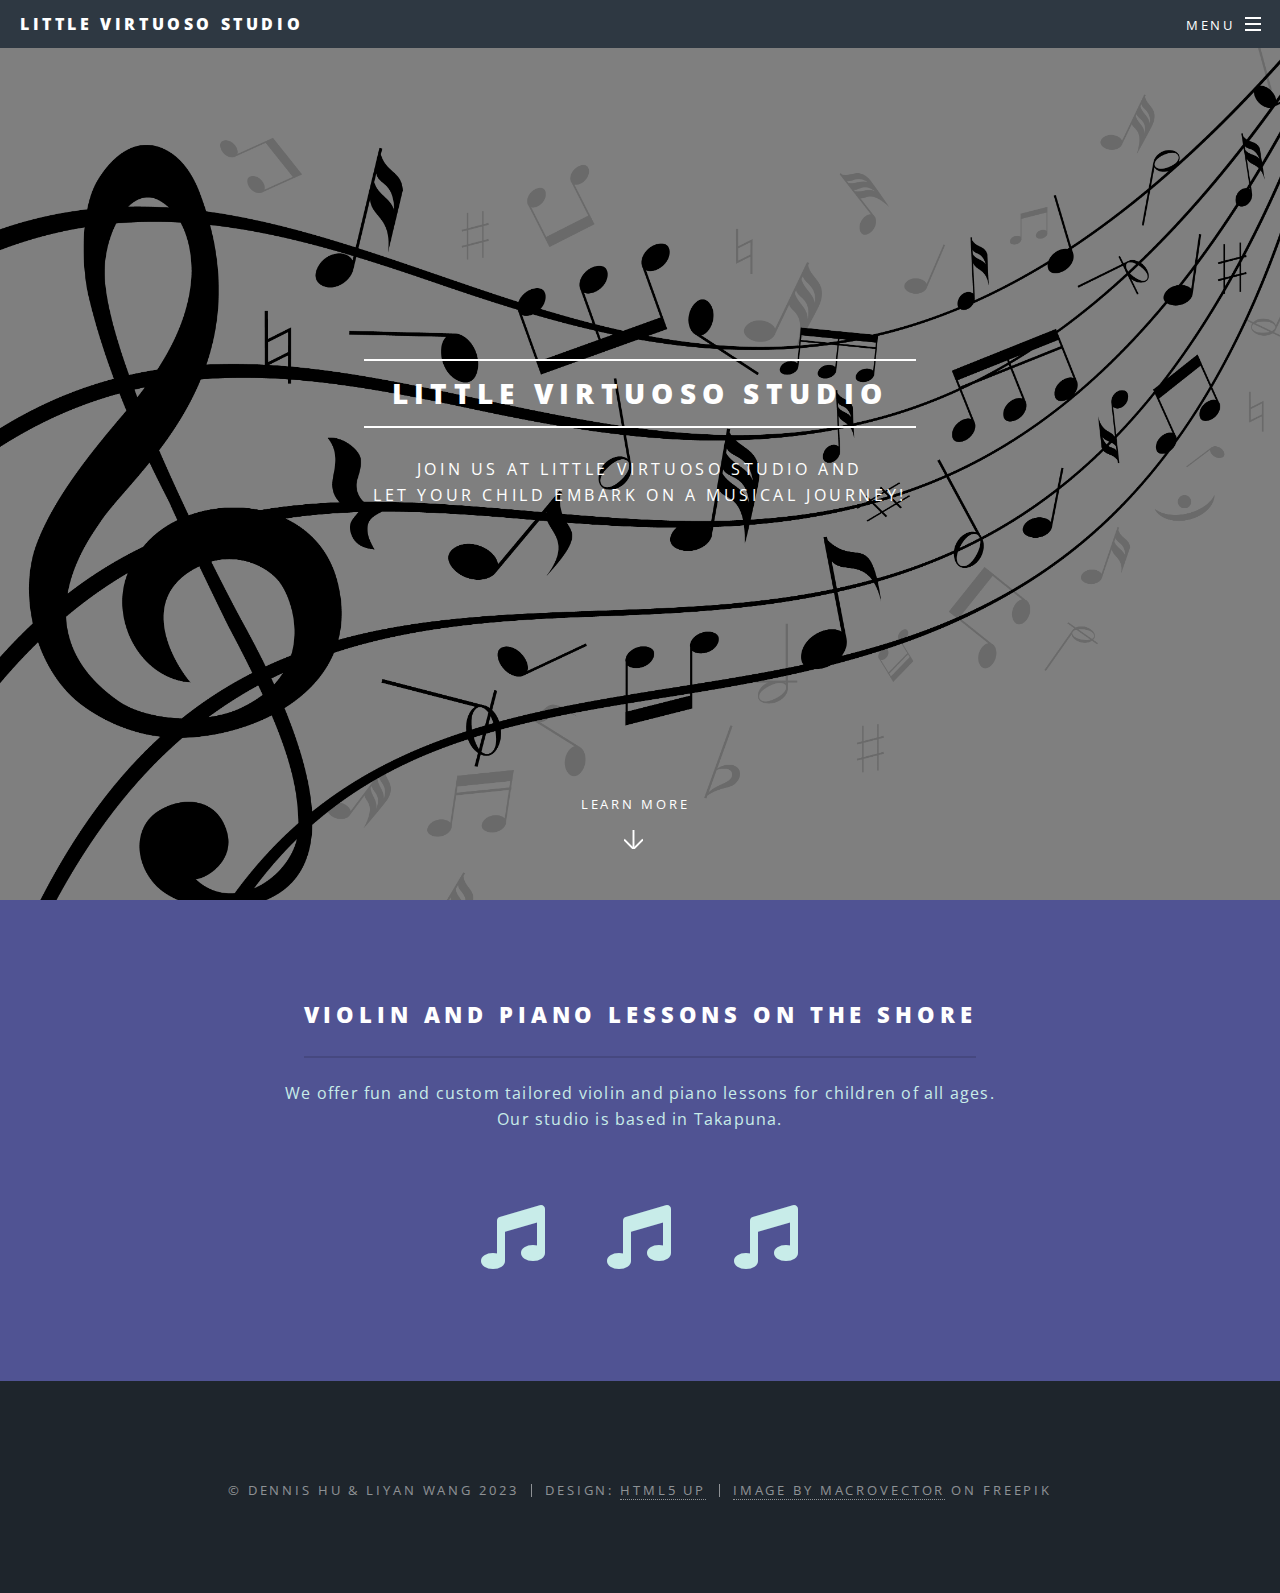
<file: index.html>
<!DOCTYPE HTML>
<!--
	Spectral by HTML5 UP
	html5up.net | @ajlkn
	Free for personal and commercial use under the CCA 3.0 license (html5up.net/license)
-->
<html>
	<head>
		<title>Little Virtuoso Studio</title>
		<meta charset="utf-8" />
		<meta name="viewport" content="width=device-width, initial-scale=1, user-scalable=no" />
		<link rel="stylesheet" href="assets/css/main.css" />
		<noscript><link rel="stylesheet" href="assets/css/noscript.css" /></noscript>
	</head>
	<body class="landing is-preload">

		<!-- Page Wrapper -->
			<div id="page-wrapper">

				<!-- Header -->
					<header id="header">
						<h1><a href="index.html">Little Virtuoso Studio</a></h1>
						<nav id="nav">
							<ul>
								<li class="special">
									<a href="#menu" class="menuToggle"><span>Menu</span></a>
									<div id="menu">
										<ul>
											<li><a href="index.html">Home</a></li>
											<li><a href="lessons.html">Lessons</a></li>
											<li><a href="faq.html">FAQ</a></li>
											<li><a href="tutors.html">Our Tutors</a></li>
											<li><a href="contact.html">Contact</a></li>
										</ul>
									</div>
								</li>
							</ul>
						</nav>
					</header>

				<!-- Banner -->
					<section id="banner">
						<div class="inner">
							<h2>Little Virtuoso Studio</h2>
							<p>Join us at Little Virtuoso Studio and <br> let your child embark on a musical journey!</p>
							<!--<ul class="actions special">
								<li><a href="#" class="button primary">Activate</a></li>
							</ul>-->
						</div>
						<a href="#one" class="more scrolly">Learn More</a>
					</section>

				<!-- One -->
					<section id="one" class="wrapper style1 special">
						<div class="inner">
							<header class="major">
								<h2>Violin and Piano Lessons on the Shore</h2>
								<p>We offer fun and custom tailored violin and piano lessons for children of all ages. <br>
									Our studio is based in Takapuna.</p>
							</header>
							<ul class="icons major">
								<li><i style="font-size: 400%;" class="fas fa-music"><span class="label"></span></i></li>
								<li><i style="font-size: 400%;" class="fas fa-music"><span class="label"></span></i></li>
								<li><i style="font-size: 400%;" class="fas fa-music"><span class="label"></span></i></li>
							</ul>
						</div>
					</section>

				<!-- Two -->
					<!--<section id="two" class="wrapper alt style2">
						<section class="spotlight">
							<div class="image"><img src="images/pic01.jpg" alt="" /></div><div class="content">
								<h2>Magna primis lobortis<br />
								sed ullamcorper</h2>
								<p>Aliquam ut ex ut augue consectetur interdum. Donec hendrerit imperdiet. Mauris eleifend fringilla nullam aenean mi ligula.</p>
							</div>
						</section>
						<section class="spotlight">
							<div class="image"><img src="images/pic02.jpg" alt="" /></div><div class="content">
								<h2>Tortor dolore feugiat<br />
								elementum magna</h2>
								<p>Aliquam ut ex ut augue consectetur interdum. Donec hendrerit imperdiet. Mauris eleifend fringilla nullam aenean mi ligula.</p>
							</div>
						</section>
						<section class="spotlight">
							<div class="image"><img src="images/pic03.jpg" alt="" /></div><div class="content">
								<h2>Augue eleifend aliquet<br />
								sed condimentum</h2>
								<p>Aliquam ut ex ut augue consectetur interdum. Donec hendrerit imperdiet. Mauris eleifend fringilla nullam aenean mi ligula.</p>
							</div>
						</section>
					</section>-->

				<!-- Three -->
					<!--<section id="three" class="wrapper style3 special">
						<div class="inner">
							<header class="major">
								<h2>Accumsan mus tortor nunc aliquet</h2>
								<p>Aliquam ut ex ut augue consectetur interdum. Donec amet imperdiet eleifend<br />
								fringilla tincidunt. Nullam dui leo Aenean mi ligula, rhoncus ullamcorper.</p>
							</header>
							<ul class="features">
								<li class="icon fa-paper-plane">
									<h3>Arcu accumsan</h3>
									<p>Augue consectetur sed interdum imperdiet et ipsum. Mauris lorem tincidunt nullam amet leo Aenean ligula consequat consequat.</p>
								</li>
								<li class="icon solid fa-laptop">
									<h3>Ac Augue Eget</h3>
									<p>Augue consectetur sed interdum imperdiet et ipsum. Mauris lorem tincidunt nullam amet leo Aenean ligula consequat consequat.</p>
								</li>
								<li class="icon solid fa-code">
									<h3>Mus Scelerisque</h3>
									<p>Augue consectetur sed interdum imperdiet et ipsum. Mauris lorem tincidunt nullam amet leo Aenean ligula consequat consequat.</p>
								</li>
								<li class="icon solid fa-headphones-alt">
									<h3>Mauris Imperdiet</h3>
									<p>Augue consectetur sed interdum imperdiet et ipsum. Mauris lorem tincidunt nullam amet leo Aenean ligula consequat consequat.</p>
								</li>
								<li class="icon fa-heart">
									<h3>Aenean Primis</h3>
									<p>Augue consectetur sed interdum imperdiet et ipsum. Mauris lorem tincidunt nullam amet leo Aenean ligula consequat consequat.</p>
								</li>
								<li class="icon fa-flag">
									<h3>Tortor Ut</h3>
									<p>Augue consectetur sed interdum imperdiet et ipsum. Mauris lorem tincidunt nullam amet leo Aenean ligula consequat consequat.</p>
								</li>
							</ul>
						</div>
					</section>-->

				<!-- CTA -->
					<!--<section id="cta" class="wrapper style4">
						<div class="inner">
							<header>
								<h2>Arcue ut vel commodo</h2>
								<p>Aliquam ut ex ut augue consectetur interdum endrerit imperdiet amet eleifend fringilla.</p>
							</header>
							<ul class="actions stacked">
								<li><a href="#" class="button fit primary">Activate</a></li>
								<li><a href="#" class="button fit">Learn More</a></li>
							</ul>
						</div>
					</section>-->

				<!-- Footer -->
					<footer id="footer">
						<!--<ul class="icons">
							<li><a href="#" class="icon brands fa-twitter"><span class="label">Twitter</span></a></li>
							<li><a href="#" class="icon brands fa-facebook-f"><span class="label">Facebook</span></a></li>
							<li><a href="#" class="icon brands fa-instagram"><span class="label">Instagram</span></a></li>
							<li><a href="#" class="icon brands fa-dribbble"><span class="label">Dribbble</span></a></li>
							<li><a href="mailto:littlevirtuosostudio@gmail.com" class="icon solid fa-envelope"><span class="label">Email</span></a></li>
						</ul>-->
						<ul class="copyright">
							<li>&copy; Dennis Hu & Liyan Wang 2023</li><li>Design: <a href="http://html5up.net">HTML5 UP</a></li><li><a href="https://www.freepik.com/free-vector/music-notes-stave-staff_10704780.htm#query=music&position=1&from_view=keyword&track=sph">Image by macrovector</a> on Freepik</li>
						</ul>
					</footer>

			</div>

		<!-- Scripts -->
			<script src="assets/js/jquery.min.js"></script>
			<script src="assets/js/jquery.scrollex.min.js"></script>
			<script src="assets/js/jquery.scrolly.min.js"></script>
			<script src="assets/js/browser.min.js"></script>
			<script src="assets/js/breakpoints.min.js"></script>
			<script src="assets/js/util.js"></script>
			<script src="assets/js/main.js"></script>

	</body>
</html>
</file>
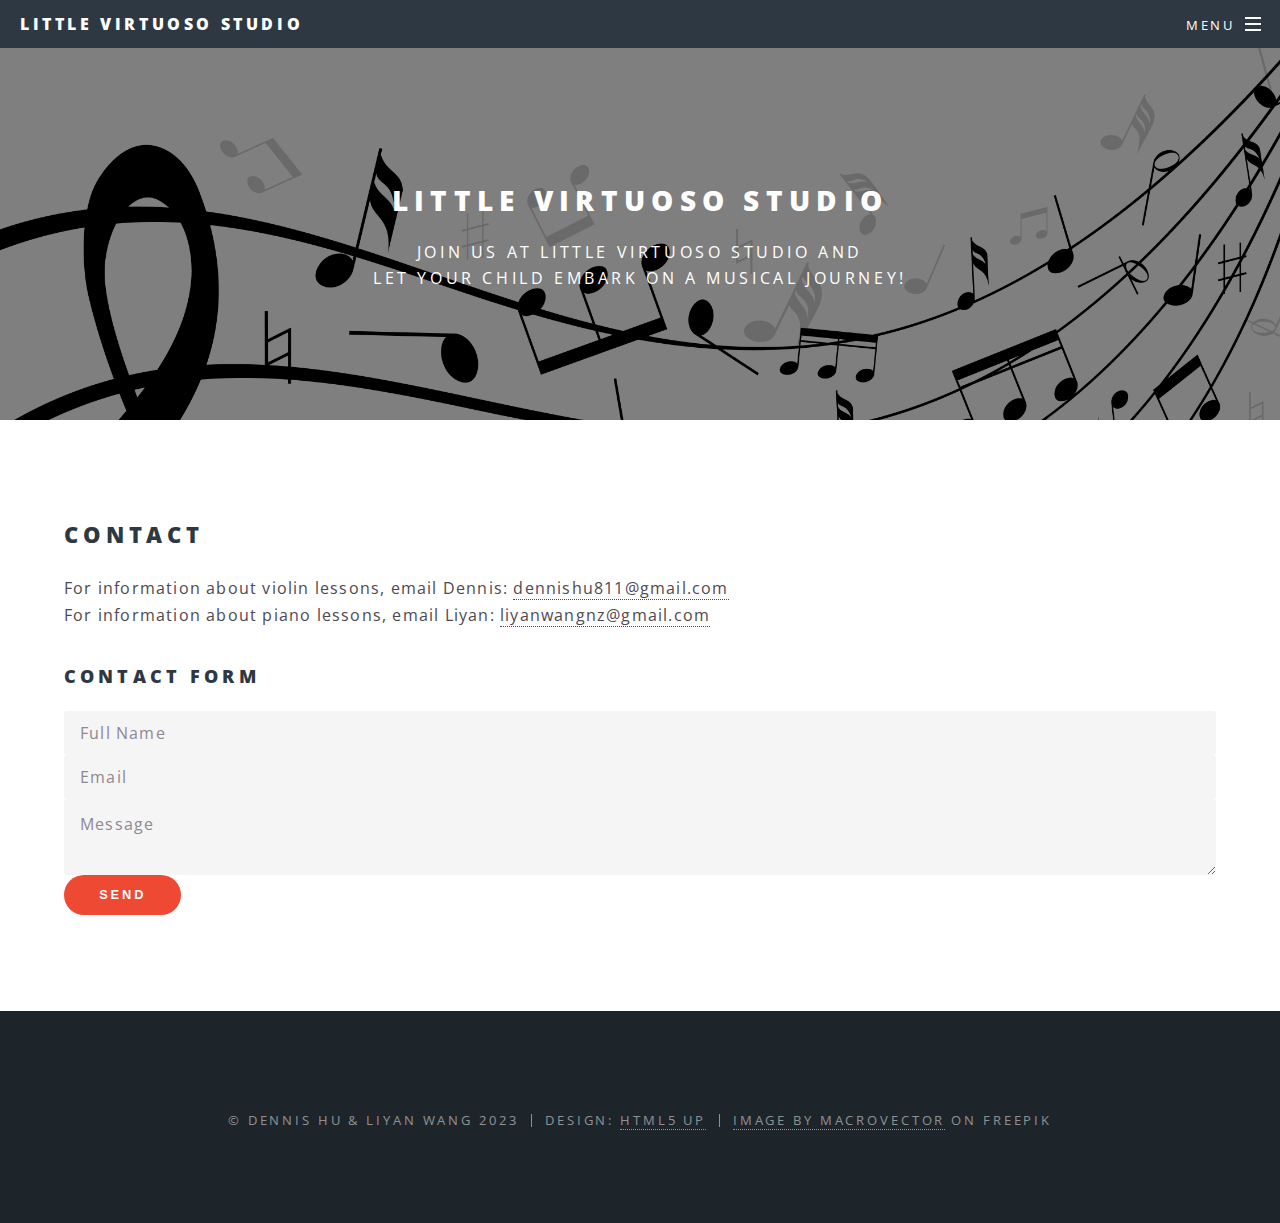
<file: contact.html>
<!DOCTYPE HTML>
<!--
	Spectral by HTML5 UP
	html5up.net | @ajlkn
	Free for personal and commercial use under the CCA 3.0 license (html5up.net/license)
-->
<html>
	<head>
		<title>Little Virtuoso Studio</title>
		<meta charset="utf-8" />
		<meta name="viewport" content="width=device-width, initial-scale=1, user-scalable=no" />
		<link rel="stylesheet" href="assets/css/main.css" />
		<noscript><link rel="stylesheet" href="assets/css/noscript.css" /></noscript>
	</head>
	<body class="is-preload">

		<!-- Page Wrapper -->
			<div id="page-wrapper">

				<!-- Header -->
					<header id="header">
						<h1><a href="index.html">Little Virtuoso Studio</a></h1>
						<nav id="nav">
							<ul>
								<li class="special">
									<a href="#menu" class="menuToggle"><span>Menu</span></a>
									<div id="menu">
										<ul>
											<li><a href="index.html">Home</a></li>
											<li><a href="lessons.html">Lessons</a></li>
											<li><a href="faq.html">FAQ</a></li>
											<li><a href="tutors.html">Our Tutors</a></li>
											<li><a href="contact.html">Contact</a></li>
										</ul>
									</div>
								</li>
						</nav>
					</header>

				<!-- Main -->
					<article id="main">
						<header>
							<h2>Little Virtuoso Studio</h2>
							<p>Join us at Little Virtuoso Studio and <br> let your child embark on a musical journey!</p>
						</header>
						<section class="wrapper style5">
							<div class="inner">

                                <h2>Contact</h2>
                                <p>For information about violin lessons, email Dennis: <a href="mailto:dennishu811@gmail.com">dennishu811@gmail.com</a>
                                    <br>For information about piano lessons, email Liyan: <a href="mailto:liyanwangnz@gmail.com">liyanwangnz@gmail.com</a></p>
                                <h3>Contact Form</h3>
                                <form action="https://formspree.io/f/mleynbyo" method="POST">
                                <!--<form onsubmit="sendEmail(); reset(); return false;">-->
                                    <input type="text" name="Name" placeholder="Full Name" required>
                                    <input type="email" name="Email" placeholder="Email" required>
                                    <textarea name="Message" placeholder="Message" required></textarea>
                                    <button class="button primary" type="submit">Send</button>
                                </form>

							</div>
						</section>
					</article>

				<!-- Footer -->
					<footer id="footer">
						<!--<ul class="icons">
							<li><a href="#" class="icon brands fa-twitter"><span class="label">Twitter</span></a></li>
							<li><a href="#" class="icon brands fa-facebook-f"><span class="label">Facebook</span></a></li>
							<li><a href="#" class="icon brands fa-instagram"><span class="label">Instagram</span></a></li>
							<li><a href="#" class="icon brands fa-dribbble"><span class="label">Dribbble</span></a></li>
							<li><a href="mailto:littlevirtuosostudio@gmail.com" class="icon solid fa-envelope"><span class="label">Email</span></a></li>
						</ul>-->
						<ul class="copyright">
							<li>&copy; Dennis Hu & Liyan Wang 2023</li><li>Design: <a href="http://html5up.net">HTML5 UP</a></li><li><a href="https://www.freepik.com/free-vector/music-notes-stave-staff_10704780.htm#query=music&position=1&from_view=keyword&track=sph">Image by macrovector</a> on Freepik</li>
						</ul>
					</footer>

			</div>

		<!-- Scripts -->
			<script src="assets/js/jquery.min.js"></script>
			<script src="assets/js/jquery.scrollex.min.js"></script>
			<script src="assets/js/jquery.scrolly.min.js"></script>
			<script src="assets/js/browser.min.js"></script>
			<script src="assets/js/breakpoints.min.js"></script>
			<script src="assets/js/util.js"></script>
			<script src="assets/js/main.js"></script>
            
            <!--<script src="https://formspree.io/f/mleynbyo"></script>
            <script>
                function sendEmail(){
                    Email.send({
                        Host : "smtp.gmail.com",
                        Username : "doggyhu123",
                        Password : "password",
                        To : 'dennishu811@gmail.com',
                        From : document.getElementsByName("Email").value(),
                        Subject : "Contact form",
                        Body : document.getElementsByName("Message").value(),
                    }).then(
                    message => alert(message)
                    );
                }
            </script>-->
	</body>
</html>
</file>
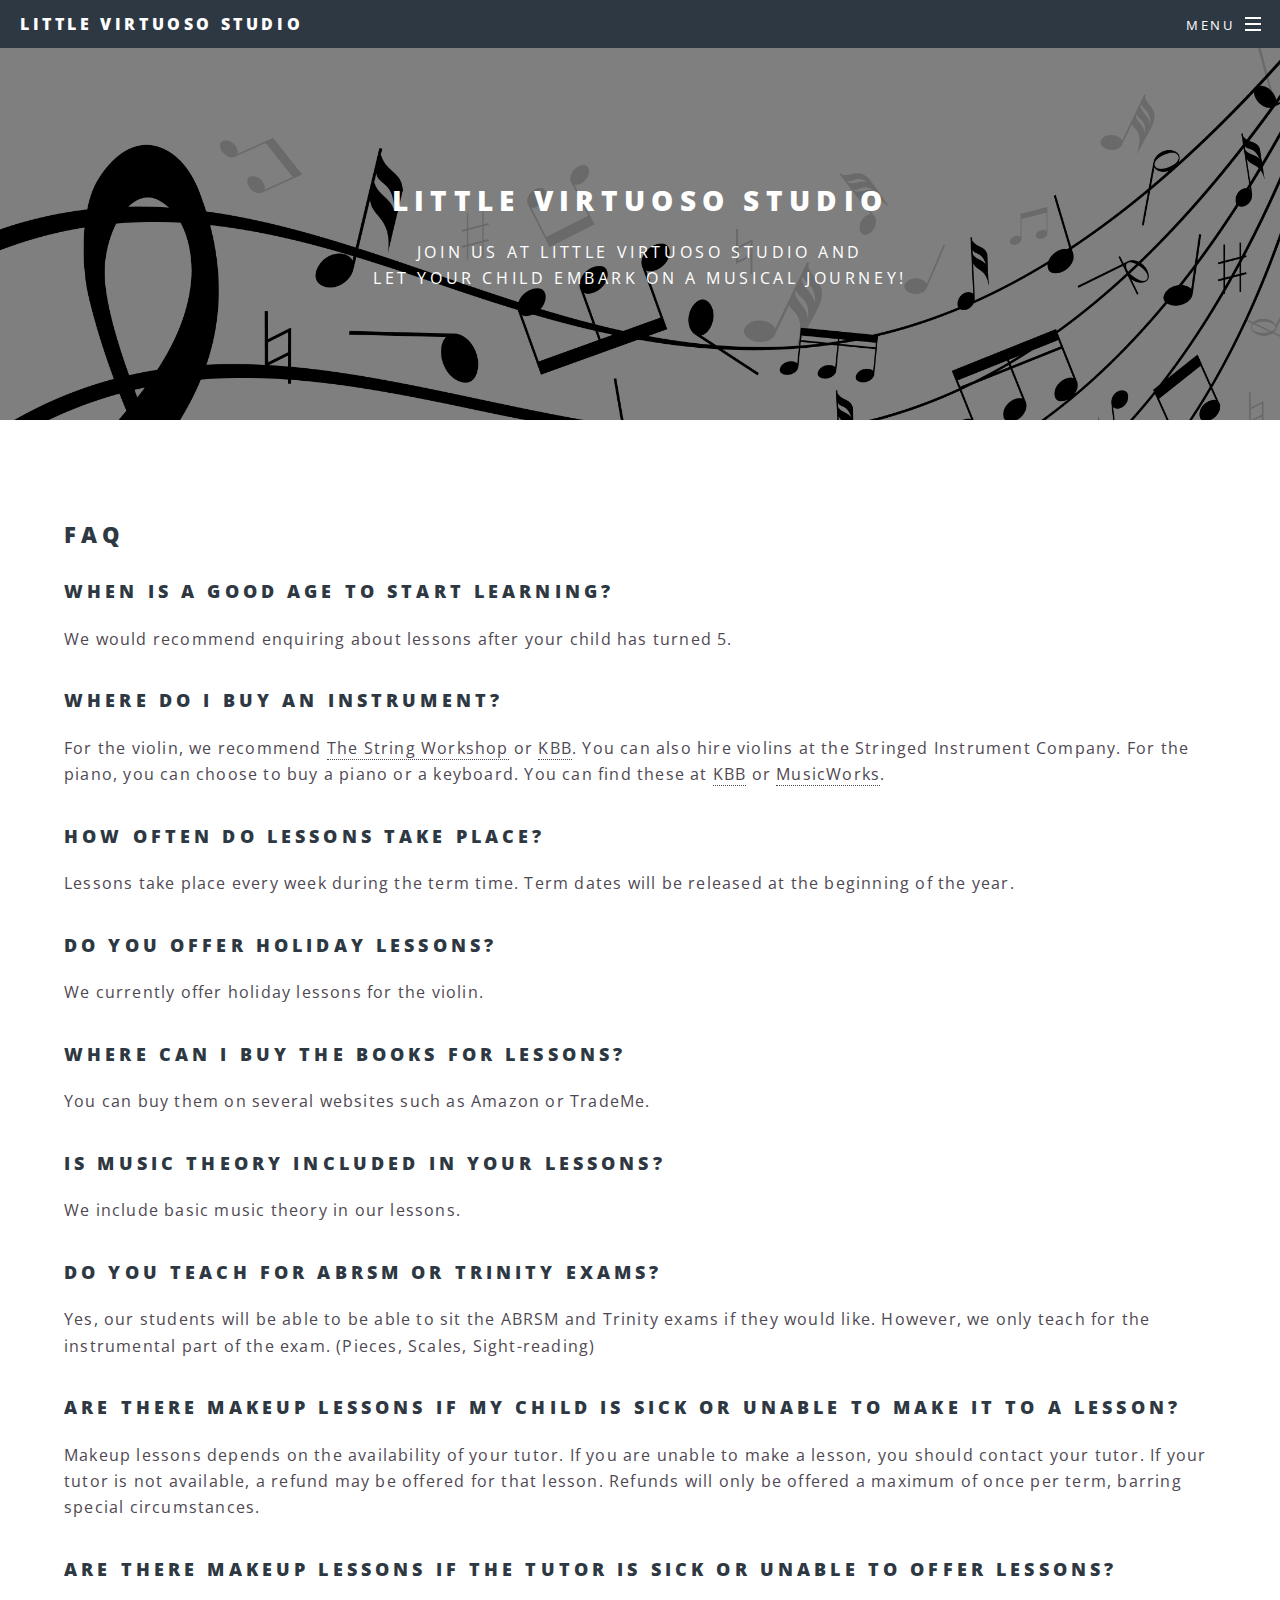
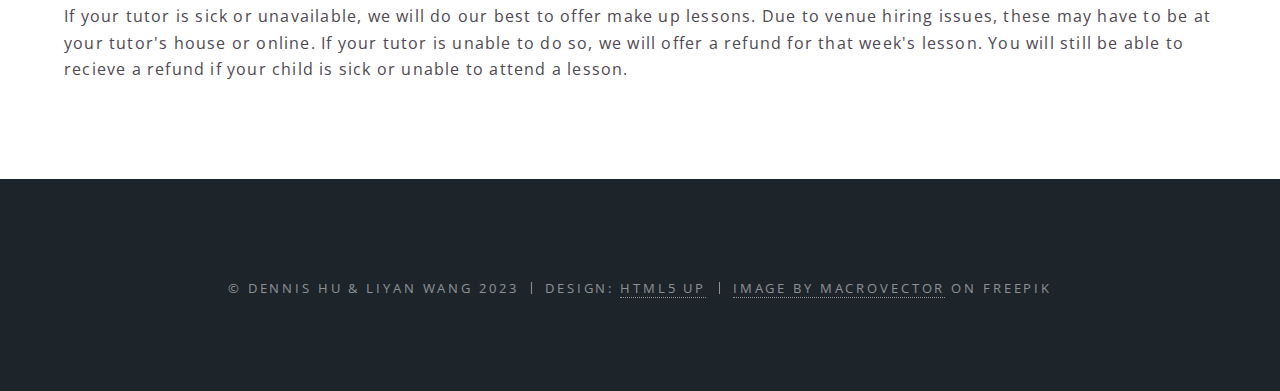
<file: faq.html>
<!DOCTYPE HTML>
<!--
	Spectral by HTML5 UP
	html5up.net | @ajlkn
	Free for personal and commercial use under the CCA 3.0 license (html5up.net/license)
-->
<html>
	<head>
		<title>Little Virtuoso Studio</title>
		<meta charset="utf-8" />
		<meta name="viewport" content="width=device-width, initial-scale=1, user-scalable=no" />
		<link rel="stylesheet" href="assets/css/main.css" />
		<noscript><link rel="stylesheet" href="assets/css/noscript.css" /></noscript>
	</head>
	<body class="is-preload">

		<!-- Page Wrapper -->
			<div id="page-wrapper">

				<!-- Header -->
					<header id="header">
						<h1><a href="index.html">Little Virtuoso Studio</a></h1>
						<nav id="nav">
							<ul>
								<li class="special">
									<a href="#menu" class="menuToggle"><span>Menu</span></a>
									<div id="menu">
										<ul>
											<li><a href="index.html">Home</a></li>
											<li><a href="lessons.html">Lessons</a></li>
											<li><a href="faq.html">FAQ</a></li>
											<li><a href="tutors.html">Our Tutors</a></li>
											<li><a href="contact.html">Contact</a></li>
										</ul>
									</div>
								</li>
						</nav>
					</header>

				<!-- Main -->
					<article id="main">
						<header>
							<h2>Little Virtuoso Studio</h2>
							<p>Join us at Little Virtuoso Studio and <br> let your child embark on a musical journey!</p>
						</header>
						<section class="wrapper style5">
							<div class="inner">

								<h2>FAQ</h2>

								<h3>When is a good age to start learning?</h3>
								<p>We would recommend enquiring about lessons after your child has turned 5.</p>

								<h3>Where do I buy an instrument?</h3>
								<p>For the violin, we recommend <a href="https://www.stringworkshop.co.nz/">The String Workshop</a> or <a href="https://www.kbbmusic.co.nz/">KBB</a>. 
									You can also hire violins at the Stringed Instrument Company. For the piano, you can choose to buy a piano or a keyboard. You can find these at 
								<a href="https://www.kbbmusic.co.nz/">KBB</a> or <a href="https://www.musicworks.co.nz/">MusicWorks</a>.</p>
								
								<h3>How often do lessons take place?</h3>
								<p>Lessons take place every week during the term time. Term dates will be released at the beginning of the year.</p>

								<h3>Do you offer holiday lessons?</h3>
								<p>We currently offer holiday lessons for the violin.</p>

								<h3>Where can I buy the books for lessons?</h3>
								<p>You can buy them on several websites such as Amazon or TradeMe.</p>

								<h3>Is music theory included in your lessons?</h3>
								<p>We include basic music theory in our lessons.</p>
								
								<h3>Do you teach for ABRSM or Trinity Exams?</h3>
								<p>Yes, our students will be able to be able to sit the ABRSM and Trinity exams if they would like. However, 
									we only teach for the instrumental part of the exam. (Pieces, Scales, Sight-reading)</p>

								<h3>Are there makeup lessons if my child is sick or unable to make it to a lesson?</h3>
								<p>Makeup lessons depends on the availability of your tutor. If you are unable to make a lesson, you should contact your tutor.
									 If your tutor is not available, a refund may be offered for that lesson. Refunds will only be offered a maximum of once per term, 
									 barring special circumstances.</p>

								<h3>Are there makeup lessons if the tutor is sick or unable to offer lessons?</h3>
								<p>If your tutor is sick or unavailable, we will do our best to offer make up lessons. Due to venue hiring issues, these may have to be at your tutor's house or online. If 
									your tutor is unable to do so, we will offer a refund for that week's lesson. You will still be able to recieve a refund if your child is sick 
									or unable to attend a lesson.</p>

							</div>
						</section>
					</article>

				<!-- Footer -->
					<footer id="footer">
						<!--<ul class="icons">
							<li><a href="#" class="icon brands fa-twitter"><span class="label">Twitter</span></a></li>
							<li><a href="#" class="icon brands fa-facebook-f"><span class="label">Facebook</span></a></li>
							<li><a href="#" class="icon brands fa-instagram"><span class="label">Instagram</span></a></li>
							<li><a href="#" class="icon brands fa-dribbble"><span class="label">Dribbble</span></a></li>
							<li><a href="mailto:littlevirtuosostudio@gmail.com" class="icon solid fa-envelope"><span class="label">Email</span></a></li>
						</ul>-->
						<ul class="copyright">
							<li>&copy; Dennis Hu & Liyan Wang 2023</li><li>Design: <a href="http://html5up.net">HTML5 UP</a></li><li><a href="https://www.freepik.com/free-vector/music-notes-stave-staff_10704780.htm#query=music&position=1&from_view=keyword&track=sph">Image by macrovector</a> on Freepik</li>
						</ul>
					</footer>

			</div>

		<!-- Scripts -->
			<script src="assets/js/jquery.min.js"></script>
			<script src="assets/js/jquery.scrollex.min.js"></script>
			<script src="assets/js/jquery.scrolly.min.js"></script>
			<script src="assets/js/browser.min.js"></script>
			<script src="assets/js/breakpoints.min.js"></script>
			<script src="assets/js/util.js"></script>
			<script src="assets/js/main.js"></script>

	</body>
</html>
</file>
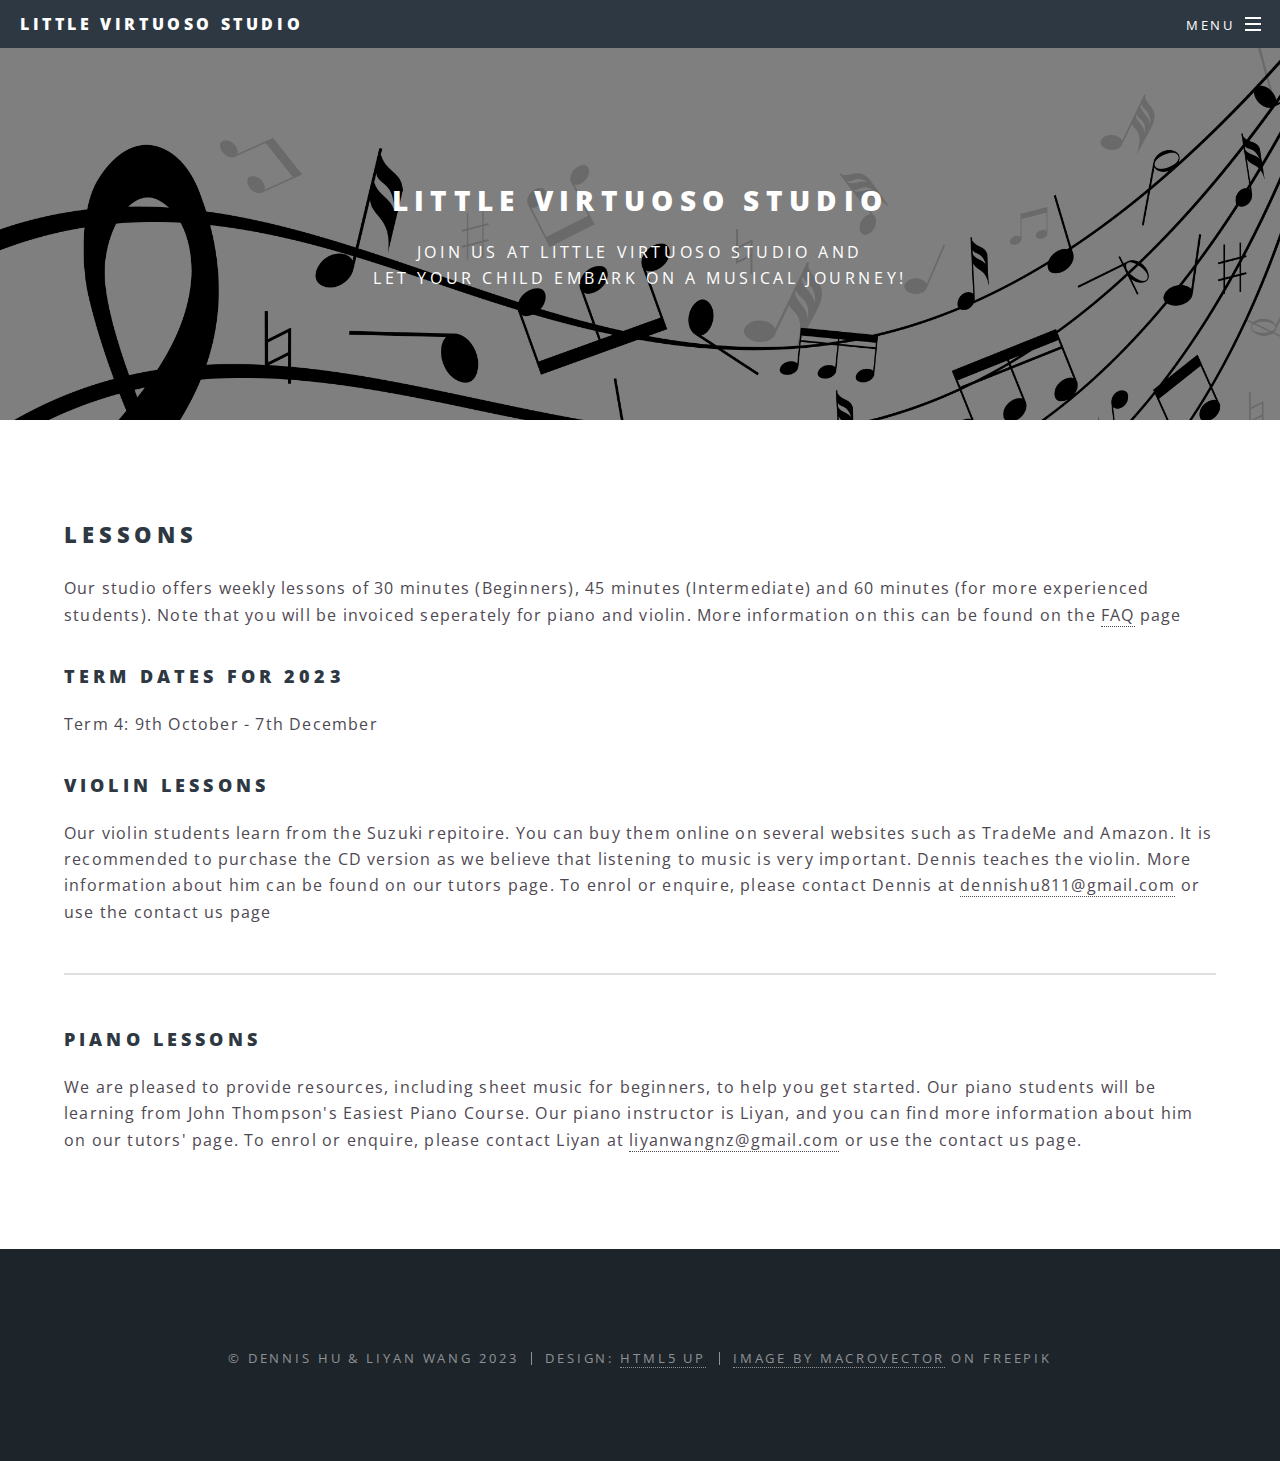
<file: lessons.html>
<!DOCTYPE HTML>
<!--
	Spectral by HTML5 UP
	html5up.net | @ajlkn
	Free for personal and commercial use under the CCA 3.0 license (html5up.net/license)
-->
<html>
	<head>
		<title>Little Virtuoso Studio</title>
		<meta charset="utf-8" />
		<meta name="viewport" content="width=device-width, initial-scale=1, user-scalable=no" />
		<link rel="stylesheet" href="assets/css/main.css" />
		<noscript><link rel="stylesheet" href="assets/css/noscript.css" /></noscript>
	</head>
	<body class="is-preload">

		<!-- Page Wrapper -->
			<div id="page-wrapper">

				<!-- Header -->
					<header id="header">
						<h1><a href="index.html">Little Virtuoso Studio</a></h1>
						<nav id="nav">
							<ul>
								<li class="special">
									<a href="#menu" class="menuToggle"><span>Menu</span></a>
									<div id="menu">
										<ul>
											<li><a href="index.html">Home</a></li>
											<li><a href="lessons.html">Lessons</a></li>
											<li><a href="faq.html">FAQ</a></li>
											<li><a href="tutors.html">Our Tutors</a></li>
											<li><a href="contact.html">Contact</a></li>
										</ul>
									</div>
								</li>
						</nav>
					</header>

				<!-- Main -->
					<article id="main">
						<header>
							<h2>Little Virtuoso Studio</h2>
							<p>Join us at Little Virtuoso Studio and <br> let your child embark on a musical journey!</p>
						</header>
						<section class="wrapper style5">
							<div class="inner">

								<h2>Lessons</h2>
								<p>Our studio offers weekly lessons of 30 minutes (Beginners), 45 minutes (Intermediate) and 60 minutes (for more experienced students).
									 Note that you will be invoiced seperately for piano and violin. More information on this can be found on the <a href="faq.html">FAQ</a> page</p>
								
								<h3>Term Dates for 2023</h3>
								<!--<p>Term 1: 2nd February - 6th April</p>
								<p>Term 2: 24th April - 30th June</p>
								<p>Term 3: 17th July - September 22</p>-->
								<p>Term 4: 9th October - 7th December</p>

								<h3>Violin Lessons</h3>
								<p>Our violin students learn from the Suzuki repitoire. You can buy them online on several websites such as TradeMe and Amazon. It is 
                                    recommended to purchase the CD version as we believe that listening to music is very important. Dennis teaches the violin. More 
									information about him can be found on our tutors page. To enrol or enquire, please contact Dennis at <a href="mailto:dennishu811@gmail.com">
										dennishu811@gmail.com</a> or use the contact us page</p>

								<hr />

								<h3>Piano Lessons</h3>
								<p>We are pleased to provide resources, including sheet music for beginners, to help you get started. Our piano students will be learning from John Thompson's 
									Easiest Piano Course. Our piano instructor is Liyan, and you can find more information about him on our tutors' page. To enrol or enquire, please contact Liyan
									at <a href="mailto:liyanwangnz@gmail.com">liyanwangnz@gmail.com</a> or use the contact us page.</p>

							</div>
						</section>
					</article>

				<!-- Footer -->
					<footer id="footer">
						<!--<ul class="icons">
							<li><a href="#" class="icon brands fa-twitter"><span class="label">Twitter</span></a></li>
							<li><a href="#" class="icon brands fa-facebook-f"><span class="label">Facebook</span></a></li>
							<li><a href="#" class="icon brands fa-instagram"><span class="label">Instagram</span></a></li>
							<li><a href="#" class="icon brands fa-dribbble"><span class="label">Dribbble</span></a></li>
							<li><a href="mailto:littlevirtuosostudio@gmail.com" class="icon solid fa-envelope"><span class="label">Email</span></a></li>
						</ul>-->
						<ul class="copyright">
							<li>&copy; Dennis Hu & Liyan Wang 2023</li><li>Design: <a href="http://html5up.net">HTML5 UP</a></li><li><a href="https://www.freepik.com/free-vector/music-notes-stave-staff_10704780.htm#query=music&position=1&from_view=keyword&track=sph">Image by macrovector</a> on Freepik</li>
						</ul>
					</footer>

			</div>

		<!-- Scripts -->
			<script src="assets/js/jquery.min.js"></script>
			<script src="assets/js/jquery.scrollex.min.js"></script>
			<script src="assets/js/jquery.scrolly.min.js"></script>
			<script src="assets/js/browser.min.js"></script>
			<script src="assets/js/breakpoints.min.js"></script>
			<script src="assets/js/util.js"></script>
			<script src="assets/js/main.js"></script>

	</body>
</html>
</file>
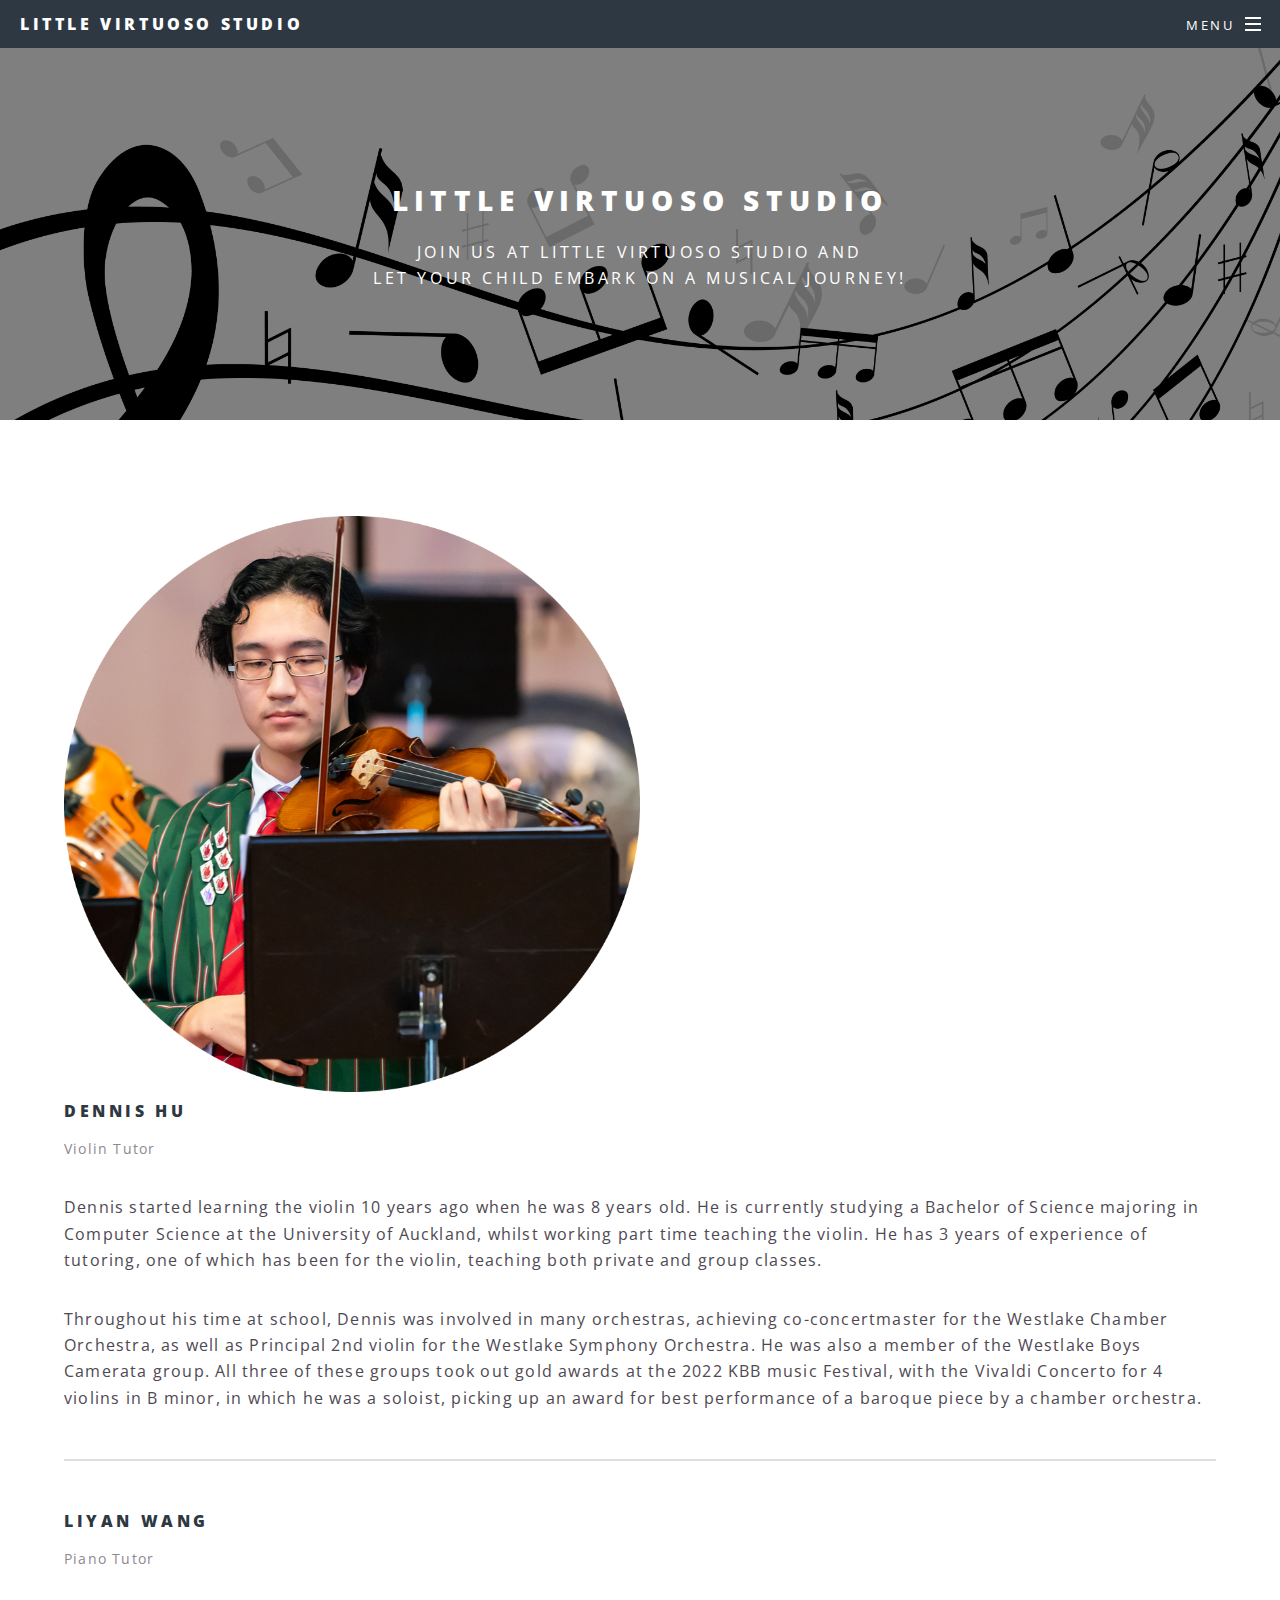
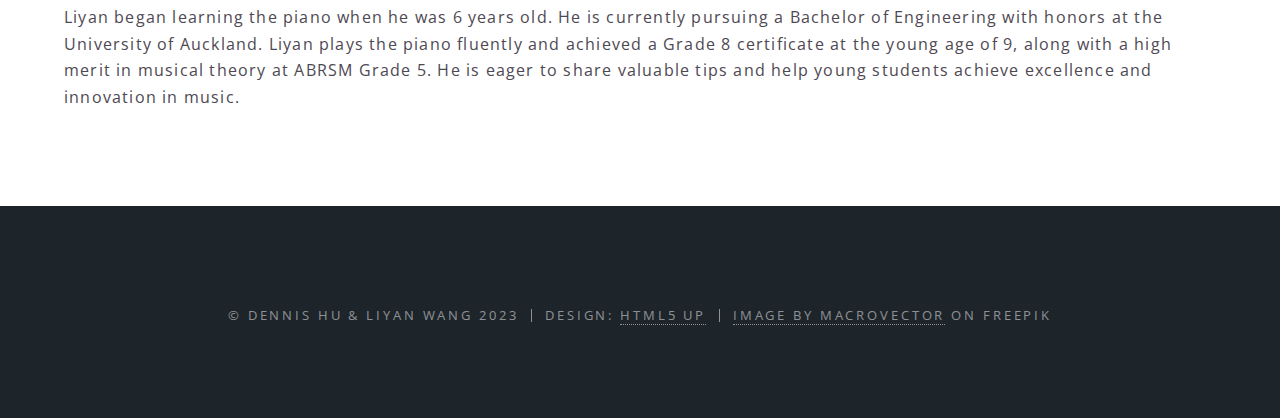
<file: tutors.html>
<!DOCTYPE HTML>
<!--
	Spectral by HTML5 UP
	html5up.net | @ajlkn
	Free for personal and commercial use under the CCA 3.0 license (html5up.net/license)
-->
<html>
	<head>
		<title>Little Virtuoso Studio</title>
		<meta charset="utf-8" />
		<meta name="viewport" content="width=device-width, initial-scale=1, user-scalable=no" />
		<link rel="stylesheet" href="assets/css/main.css" />
		<noscript><link rel="stylesheet" href="assets/css/noscript.css" /></noscript>
		<style>
			.tutor-img{
				width:50% !important;
				max-width: 100% !important; 
				height: auto !important;
			}

			@media screen and (max-width: 768px){
				.tutor-img{
					width: 100% !important;
					
				}
			}
		</style>
	</head>
	<body class="is-preload">

		<!-- Page Wrapper -->
			<div id="page-wrapper">

				<!-- Header -->
					<header id="header">
						<h1><a href="index.html">Little Virtuoso Studio</a></h1>
						<nav id="nav">
							<ul>
								<li class="special">
									<a href="#menu" class="menuToggle"><span>Menu</span></a>
									<div id="menu">
										<ul>
											<li><a href="index.html">Home</a></li>
											<li><a href="lessons.html">Lessons</a></li>
											<li><a href="faq.html">FAQ</a></li>
											<li><a href="tutors.html">Our Tutors</a></li>
											<li><a href="contact.html">Contact</a></li>
										</ul>
									</div>
								</li>
						</nav>
					</header>

				<!-- Main -->
					<article id="main">
						<header>
							<h2>Little Virtuoso Studio</h2>
							<p>Join us at Little Virtuoso Studio and <br> let your child embark on a musical journey!</p>
						</header>
						<section class="wrapper style5">
							<div class="inner">
                                <img class="tutor-img" src="images/tutor1.png">
								<header>
                                    <h4>Dennis Hu</h4>
                                    <p>Violin Tutor</p>
                                </header>
                                <p>Dennis started learning the violin 10 years ago when he was 8 years old. He is currently studying a Bachelor of Science majoring in Computer Science at the University of 
                                    Auckland, whilst working part time teaching the violin. He has 3 years of experience of tutoring, one of which has been for the violin, teaching both private and group classes.</p>
								<p>Throughout his time at school, Dennis was involved in many orchestras, achieving co-concertmaster 
                                for the Westlake Chamber Orchestra, as well as Principal 2nd violin for the Westlake Symphony Orchestra. He was also a member of the Westlake Boys Camerata group. 
								All three of these groups took out gold awards at the 2022 KBB music Festival, with the Vivaldi Concerto for 4 violins in B minor, in which he was a soloist, picking up 
                                an award for best performance of a baroque piece by a chamber orchestra.</p>

								<hr />

                                <!--<img style="max-width: 100%; height: auto;" src="images/pic01.jpg">-->
								<header>
                                    <h4>Liyan Wang</h4>
                                    <p>Piano Tutor</p>
                                </header>
                                <p>Liyan began learning the piano when he was 6 years old. He is currently pursuing a Bachelor of Engineering with honors at the University of Auckland. 
									Liyan plays the piano fluently and achieved a Grade 8 certificate at the young age of 9, along with a high merit in musical theory at ABRSM Grade 5. 
									He is eager to share valuable tips and help young students achieve excellence and innovation in music.</p>

							</div>
						</section>
					</article>

				<!-- Footer -->
					<footer id="footer">
						<!--<ul class="icons">
							<li><a href="#" class="icon brands fa-twitter"><span class="label">Twitter</span></a></li>
							<li><a href="#" class="icon brands fa-facebook-f"><span class="label">Facebook</span></a></li>
							<li><a href="#" class="icon brands fa-instagram"><span class="label">Instagram</span></a></li>
							<li><a href="#" class="icon brands fa-dribbble"><span class="label">Dribbble</span></a></li>
							<li><a href="mailto:littlevirtuosostudio@gmail.com" class="icon solid fa-envelope"><span class="label">Email</span></a></li>
						</ul>-->
						<ul class="copyright">
							<li>&copy; Dennis Hu & Liyan Wang 2023</li><li>Design: <a href="http://html5up.net">HTML5 UP</a></li><li><a href="https://www.freepik.com/free-vector/music-notes-stave-staff_10704780.htm#query=music&position=1&from_view=keyword&track=sph">Image by macrovector</a> on Freepik</li>
						</ul>
					</footer>

			</div>

		<!-- Scripts -->
			<script src="assets/js/jquery.min.js"></script>
			<script src="assets/js/jquery.scrollex.min.js"></script>
			<script src="assets/js/jquery.scrolly.min.js"></script>
			<script src="assets/js/browser.min.js"></script>
			<script src="assets/js/breakpoints.min.js"></script>
			<script src="assets/js/util.js"></script>
			<script src="assets/js/main.js"></script>

	</body>
</html>
</file>
<file: assets/css/noscript.css>
/*
	Spectral by HTML5 UP
	html5up.net | @ajlkn
	Free for personal and commercial use under the CCA 3.0 license (html5up.net/license)
*/

/* Banner */

	body.is-preload #banner h2 {
		-moz-transform: none;
		-webkit-transform: none;
		-ms-transform: none;
		transform: none;
		opacity: 1;
	}

		body.is-preload #banner h2:before, body.is-preload #banner h2:after {
			width: 100%;
		}

	body.is-preload #banner .more {
		-moz-transform: none;
		-webkit-transform: none;
		-ms-transform: none;
		transform: none;
		opacity: 1;
	}

	body.is-preload #banner:after {
		opacity: 0;
	}
</file>
<file: assets/css/main.css>
@import url(fontawesome-all.min.css);
@import url("https://fonts.googleapis.com/css?family=Open+Sans:400,400italic,600,600italic,800,800italic");

/*
	Spectral by HTML5 UP
	html5up.net | @ajlkn
	Free for personal and commercial use under the CCA 3.0 license (html5up.net/license)
*/

html, body, div, span, applet, object,
iframe, h1, h2, h3, h4, h5, h6, p, blockquote,
pre, a, abbr, acronym, address, big, cite,
code, del, dfn, em, img, ins, kbd, q, s, samp,
small, strike, strong, sub, sup, tt, var, b,
u, i, center, dl, dt, dd, ol, ul, li, fieldset,
form, label, legend, table, caption, tbody,
tfoot, thead, tr, th, td, article, aside,
canvas, details, embed, figure, figcaption,
footer, header, hgroup, menu, nav, output, ruby,
section, summary, time, mark, audio, video {
	margin: 0;
	padding: 0;
	border: 0;
	font-size: 100%;
	font: inherit;
	vertical-align: baseline;}

article, aside, details, figcaption, figure,
footer, header, hgroup, menu, nav, section {
	display: block;}

body {
	line-height: 1;
}

ol, ul {
	list-style: none;
}

blockquote, q {
	quotes: none;
}

	blockquote:before, blockquote:after, q:before, q:after {
		content: '';
		content: none;
	}

table {
	border-collapse: collapse;
	border-spacing: 0;
}

body {
	-webkit-text-size-adjust: none;
}

mark {
	background-color: transparent;
	color: inherit;
}

input::-moz-focus-inner {
	border: 0;
	padding: 0;
}

input, select, textarea {
	-moz-appearance: none;
	-webkit-appearance: none;
	-ms-appearance: none;
	appearance: none;
}

/* Basic */

	@-ms-viewport {
		width: device-width;
	}

	html {
		box-sizing: border-box;
	}

	*, *:before, *:after {
		box-sizing: inherit;
	}

	body {
		background: #2e3842;
	}

		body.is-preload *, body.is-preload *:before, body.is-preload *:after {
			-moz-animation: none !important;
			-webkit-animation: none !important;
			-ms-animation: none !important;
			animation: none !important;
			-moz-transition: none !important;
			-webkit-transition: none !important;
			-ms-transition: none !important;
			transition: none !important;
		}

	body, input, select, textarea {
		color: #fff;
		font-family: "Open Sans", Helvetica, sans-serif;
		font-size: 15pt;
		font-weight: 400;
		letter-spacing: 0.075em;
		line-height: 1.65em;
	}

		@media screen and (max-width: 1680px) {

			body, input, select, textarea {
				font-size: 13pt;
			}

		}

		@media screen and (max-width: 1280px) {

			body, input, select, textarea {
				font-size: 12pt;
			}

		}

		@media screen and (max-width: 736px) {

			body, input, select, textarea {
				font-size: 11pt;
				letter-spacing: 0.0375em;
			}

		}

	a {
		-moz-transition: color 0.2s ease, border-bottom-color 0.2s ease;
		-webkit-transition: color 0.2s ease, border-bottom-color 0.2s ease;
		-ms-transition: color 0.2s ease, border-bottom-color 0.2s ease;
		transition: color 0.2s ease, border-bottom-color 0.2s ease;
		border-bottom: dotted 1px;
		color: inherit;
		text-decoration: none;
	}

		a:hover {
			border-bottom-color: transparent;
		}

	strong, b {
		color: #fff;
		font-weight: 600;
	}

	em, i {
		font-style: italic;
	}

	p {
		margin: 0 0 2em 0;
	}

	h1, h2, h3, h4, h5, h6 {
		color: #fff;
		font-weight: 800;
		letter-spacing: 0.225em;
		line-height: 1em;
		margin: 0 0 1em 0;
		text-transform: uppercase;
	}

		h1 a, h2 a, h3 a, h4 a, h5 a, h6 a {
			color: inherit;
			text-decoration: none;
		}

	h2 {
		font-size: 1.35em;
		line-height: 1.75em;
	}

		@media screen and (max-width: 736px) {

			h2 {
				font-size: 1.1em;
				line-height: 1.65em;
			}

		}

	h3 {
		font-size: 1.15em;
		line-height: 1.75em;
	}

		@media screen and (max-width: 736px) {

			h3 {
				font-size: 1em;
				line-height: 1.65em;
			}

		}

	h4 {
		font-size: 1em;
		line-height: 1.5em;
	}

	h5 {
		font-size: 0.8em;
		line-height: 1.5em;
	}

	h6 {
		font-size: 0.7em;
		line-height: 1.5em;
	}

	sub {
		font-size: 0.8em;
		position: relative;
		top: 0.5em;
	}

	sup {
		font-size: 0.8em;
		position: relative;
		top: -0.5em;
	}

	hr {
		border: 0;
		border-bottom: solid 2px #fff;
		margin: 3em 0;
	}

		hr.major {
			margin: 4.5em 0;
		}

	blockquote {
		border-left: solid 4px #fff;
		font-style: italic;
		margin: 0 0 2em 0;
		padding: 0.5em 0 0.5em 2em;
	}

	code {
		background: rgba(144, 144, 144, 0.25);
		border-radius: 3px;
		font-family: "Courier New", monospace;
		font-size: 0.9em;
		letter-spacing: 0;
		margin: 0 0.25em;
		padding: 0.25em 0.65em;
	}

	pre {
		-webkit-overflow-scrolling: touch;
		font-family: "Courier New", monospace;
		font-size: 0.9em;
		margin: 0 0 2em 0;
	}

		pre code {
			display: block;
			line-height: 1.75em;
			padding: 1em 1.5em;
			overflow-x: auto;
		}

	.align-left {
		text-align: left;
	}

	.align-center {
		text-align: center;
	}

	.align-right {
		text-align: right;
	}

/* Row */

	.row {
		display: flex;
		flex-wrap: wrap;
		box-sizing: border-box;
		align-items: stretch;
	}

		.row > * {
			box-sizing: border-box;
		}

		.row.gtr-uniform > * > :last-child {
			margin-bottom: 0;
		}

		.row.aln-left {
			justify-content: flex-start;
		}

		.row.aln-center {
			justify-content: center;
		}

		.row.aln-right {
			justify-content: flex-end;
		}

		.row.aln-top {
			align-items: flex-start;
		}

		.row.aln-middle {
			align-items: center;
		}

		.row.aln-bottom {
			align-items: flex-end;
		}

		.row > .imp {
			order: -1;
		}

		.row > .col-1 {
			width: 8.33333%;
		}

		.row > .off-1 {
			margin-left: 8.33333%;
		}

		.row > .col-2 {
			width: 16.66667%;
		}

		.row > .off-2 {
			margin-left: 16.66667%;
		}

		.row > .col-3 {
			width: 25%;
		}

		.row > .off-3 {
			margin-left: 25%;
		}

		.row > .col-4 {
			width: 33.33333%;
		}

		.row > .off-4 {
			margin-left: 33.33333%;
		}

		.row > .col-5 {
			width: 41.66667%;
		}

		.row > .off-5 {
			margin-left: 41.66667%;
		}

		.row > .col-6 {
			width: 50%;
		}

		.row > .off-6 {
			margin-left: 50%;
		}

		.row > .col-7 {
			width: 58.33333%;
		}

		.row > .off-7 {
			margin-left: 58.33333%;
		}

		.row > .col-8 {
			width: 66.66667%;
		}

		.row > .off-8 {
			margin-left: 66.66667%;
		}

		.row > .col-9 {
			width: 75%;
		}

		.row > .off-9 {
			margin-left: 75%;
		}

		.row > .col-10 {
			width: 83.33333%;
		}

		.row > .off-10 {
			margin-left: 83.33333%;
		}

		.row > .col-11 {
			width: 91.66667%;
		}

		.row > .off-11 {
			margin-left: 91.66667%;
		}

		.row > .col-12 {
			width: 100%;
		}

		.row > .off-12 {
			margin-left: 100%;
		}

		.row.gtr-0 {
			margin-top: 0;
			margin-left: 0em;
		}

			.row.gtr-0 > * {
				padding: 0 0 0 0em;
			}

			.row.gtr-0.gtr-uniform {
				margin-top: 0em;
			}

				.row.gtr-0.gtr-uniform > * {
					padding-top: 0em;
				}

		.row.gtr-25 {
			margin-top: 0;
			margin-left: -0.375em;
		}

			.row.gtr-25 > * {
				padding: 0 0 0 0.375em;
			}

			.row.gtr-25.gtr-uniform {
				margin-top: -0.375em;
			}

				.row.gtr-25.gtr-uniform > * {
					padding-top: 0.375em;
				}

		.row.gtr-50 {
			margin-top: 0;
			margin-left: -0.75em;
		}

			.row.gtr-50 > * {
				padding: 0 0 0 0.75em;
			}

			.row.gtr-50.gtr-uniform {
				margin-top: -0.75em;
			}

				.row.gtr-50.gtr-uniform > * {
					padding-top: 0.75em;
				}

		.row {
			margin-top: 0;
			margin-left: -1.5em;
		}

			.row > * {
				padding: 0 0 0 1.5em;
			}

			.row.gtr-uniform {
				margin-top: -1.5em;
			}

				.row.gtr-uniform > * {
					padding-top: 1.5em;
				}

		.row.gtr-150 {
			margin-top: 0;
			margin-left: -2.25em;
		}

			.row.gtr-150 > * {
				padding: 0 0 0 2.25em;
			}

			.row.gtr-150.gtr-uniform {
				margin-top: -2.25em;
			}

				.row.gtr-150.gtr-uniform > * {
					padding-top: 2.25em;
				}

		.row.gtr-200 {
			margin-top: 0;
			margin-left: -3em;
		}

			.row.gtr-200 > * {
				padding: 0 0 0 3em;
			}

			.row.gtr-200.gtr-uniform {
				margin-top: -3em;
			}

				.row.gtr-200.gtr-uniform > * {
					padding-top: 3em;
				}

		@media screen and (max-width: 1680px) {

			.row {
				display: flex;
				flex-wrap: wrap;
				box-sizing: border-box;
				align-items: stretch;
			}

				.row > * {
					box-sizing: border-box;
				}

				.row.gtr-uniform > * > :last-child {
					margin-bottom: 0;
				}

				.row.aln-left {
					justify-content: flex-start;
				}

				.row.aln-center {
					justify-content: center;
				}

				.row.aln-right {
					justify-content: flex-end;
				}

				.row.aln-top {
					align-items: flex-start;
				}

				.row.aln-middle {
					align-items: center;
				}

				.row.aln-bottom {
					align-items: flex-end;
				}

				.row > .imp-xlarge {
					order: -1;
				}

				.row > .col-1-xlarge {
					width: 8.33333%;
				}

				.row > .off-1-xlarge {
					margin-left: 8.33333%;
				}

				.row > .col-2-xlarge {
					width: 16.66667%;
				}

				.row > .off-2-xlarge {
					margin-left: 16.66667%;
				}

				.row > .col-3-xlarge {
					width: 25%;
				}

				.row > .off-3-xlarge {
					margin-left: 25%;
				}

				.row > .col-4-xlarge {
					width: 33.33333%;
				}

				.row > .off-4-xlarge {
					margin-left: 33.33333%;
				}

				.row > .col-5-xlarge {
					width: 41.66667%;
				}

				.row > .off-5-xlarge {
					margin-left: 41.66667%;
				}

				.row > .col-6-xlarge {
					width: 50%;
				}

				.row > .off-6-xlarge {
					margin-left: 50%;
				}

				.row > .col-7-xlarge {
					width: 58.33333%;
				}

				.row > .off-7-xlarge {
					margin-left: 58.33333%;
				}

				.row > .col-8-xlarge {
					width: 66.66667%;
				}

				.row > .off-8-xlarge {
					margin-left: 66.66667%;
				}

				.row > .col-9-xlarge {
					width: 75%;
				}

				.row > .off-9-xlarge {
					margin-left: 75%;
				}

				.row > .col-10-xlarge {
					width: 83.33333%;
				}

				.row > .off-10-xlarge {
					margin-left: 83.33333%;
				}

				.row > .col-11-xlarge {
					width: 91.66667%;
				}

				.row > .off-11-xlarge {
					margin-left: 91.66667%;
				}

				.row > .col-12-xlarge {
					width: 100%;
				}

				.row > .off-12-xlarge {
					margin-left: 100%;
				}

				.row.gtr-0 {
					margin-top: 0;
					margin-left: 0em;
				}

					.row.gtr-0 > * {
						padding: 0 0 0 0em;
					}

					.row.gtr-0.gtr-uniform {
						margin-top: 0em;
					}

						.row.gtr-0.gtr-uniform > * {
							padding-top: 0em;
						}

				.row.gtr-25 {
					margin-top: 0;
					margin-left: -0.375em;
				}

					.row.gtr-25 > * {
						padding: 0 0 0 0.375em;
					}

					.row.gtr-25.gtr-uniform {
						margin-top: -0.375em;
					}

						.row.gtr-25.gtr-uniform > * {
							padding-top: 0.375em;
						}

				.row.gtr-50 {
					margin-top: 0;
					margin-left: -0.75em;
				}

					.row.gtr-50 > * {
						padding: 0 0 0 0.75em;
					}

					.row.gtr-50.gtr-uniform {
						margin-top: -0.75em;
					}

						.row.gtr-50.gtr-uniform > * {
							padding-top: 0.75em;
						}

				.row {
					margin-top: 0;
					margin-left: -1.5em;
				}

					.row > * {
						padding: 0 0 0 1.5em;
					}

					.row.gtr-uniform {
						margin-top: -1.5em;
					}

						.row.gtr-uniform > * {
							padding-top: 1.5em;
						}

				.row.gtr-150 {
					margin-top: 0;
					margin-left: -2.25em;
				}

					.row.gtr-150 > * {
						padding: 0 0 0 2.25em;
					}

					.row.gtr-150.gtr-uniform {
						margin-top: -2.25em;
					}

						.row.gtr-150.gtr-uniform > * {
							padding-top: 2.25em;
						}

				.row.gtr-200 {
					margin-top: 0;
					margin-left: -3em;
				}

					.row.gtr-200 > * {
						padding: 0 0 0 3em;
					}

					.row.gtr-200.gtr-uniform {
						margin-top: -3em;
					}

						.row.gtr-200.gtr-uniform > * {
							padding-top: 3em;
						}

		}

		@media screen and (max-width: 1280px) {

			.row {
				display: flex;
				flex-wrap: wrap;
				box-sizing: border-box;
				align-items: stretch;
			}

				.row > * {
					box-sizing: border-box;
				}

				.row.gtr-uniform > * > :last-child {
					margin-bottom: 0;
				}

				.row.aln-left {
					justify-content: flex-start;
				}

				.row.aln-center {
					justify-content: center;
				}

				.row.aln-right {
					justify-content: flex-end;
				}

				.row.aln-top {
					align-items: flex-start;
				}

				.row.aln-middle {
					align-items: center;
				}

				.row.aln-bottom {
					align-items: flex-end;
				}

				.row > .imp-large {
					order: -1;
				}

				.row > .col-1-large {
					width: 8.33333%;
				}

				.row > .off-1-large {
					margin-left: 8.33333%;
				}

				.row > .col-2-large {
					width: 16.66667%;
				}

				.row > .off-2-large {
					margin-left: 16.66667%;
				}

				.row > .col-3-large {
					width: 25%;
				}

				.row > .off-3-large {
					margin-left: 25%;
				}

				.row > .col-4-large {
					width: 33.33333%;
				}

				.row > .off-4-large {
					margin-left: 33.33333%;
				}

				.row > .col-5-large {
					width: 41.66667%;
				}

				.row > .off-5-large {
					margin-left: 41.66667%;
				}

				.row > .col-6-large {
					width: 50%;
				}

				.row > .off-6-large {
					margin-left: 50%;
				}

				.row > .col-7-large {
					width: 58.33333%;
				}

				.row > .off-7-large {
					margin-left: 58.33333%;
				}

				.row > .col-8-large {
					width: 66.66667%;
				}

				.row > .off-8-large {
					margin-left: 66.66667%;
				}

				.row > .col-9-large {
					width: 75%;
				}

				.row > .off-9-large {
					margin-left: 75%;
				}

				.row > .col-10-large {
					width: 83.33333%;
				}

				.row > .off-10-large {
					margin-left: 83.33333%;
				}

				.row > .col-11-large {
					width: 91.66667%;
				}

				.row > .off-11-large {
					margin-left: 91.66667%;
				}

				.row > .col-12-large {
					width: 100%;
				}

				.row > .off-12-large {
					margin-left: 100%;
				}

				.row.gtr-0 {
					margin-top: 0;
					margin-left: 0em;
				}

					.row.gtr-0 > * {
						padding: 0 0 0 0em;
					}

					.row.gtr-0.gtr-uniform {
						margin-top: 0em;
					}

						.row.gtr-0.gtr-uniform > * {
							padding-top: 0em;
						}

				.row.gtr-25 {
					margin-top: 0;
					margin-left: -0.375em;
				}

					.row.gtr-25 > * {
						padding: 0 0 0 0.375em;
					}

					.row.gtr-25.gtr-uniform {
						margin-top: -0.375em;
					}

						.row.gtr-25.gtr-uniform > * {
							padding-top: 0.375em;
						}

				.row.gtr-50 {
					margin-top: 0;
					margin-left: -0.75em;
				}

					.row.gtr-50 > * {
						padding: 0 0 0 0.75em;
					}

					.row.gtr-50.gtr-uniform {
						margin-top: -0.75em;
					}

						.row.gtr-50.gtr-uniform > * {
							padding-top: 0.75em;
						}

				.row {
					margin-top: 0;
					margin-left: -1.5em;
				}

					.row > * {
						padding: 0 0 0 1.5em;
					}

					.row.gtr-uniform {
						margin-top: -1.5em;
					}

						.row.gtr-uniform > * {
							padding-top: 1.5em;
						}

				.row.gtr-150 {
					margin-top: 0;
					margin-left: -2.25em;
				}

					.row.gtr-150 > * {
						padding: 0 0 0 2.25em;
					}

					.row.gtr-150.gtr-uniform {
						margin-top: -2.25em;
					}

						.row.gtr-150.gtr-uniform > * {
							padding-top: 2.25em;
						}

				.row.gtr-200 {
					margin-top: 0;
					margin-left: -3em;
				}

					.row.gtr-200 > * {
						padding: 0 0 0 3em;
					}

					.row.gtr-200.gtr-uniform {
						margin-top: -3em;
					}

						.row.gtr-200.gtr-uniform > * {
							padding-top: 3em;
						}

		}

		@media screen and (max-width: 980px) {

			.row {
				display: flex;
				flex-wrap: wrap;
				box-sizing: border-box;
				align-items: stretch;
			}

				.row > * {
					box-sizing: border-box;
				}

				.row.gtr-uniform > * > :last-child {
					margin-bottom: 0;
				}

				.row.aln-left {
					justify-content: flex-start;
				}

				.row.aln-center {
					justify-content: center;
				}

				.row.aln-right {
					justify-content: flex-end;
				}

				.row.aln-top {
					align-items: flex-start;
				}

				.row.aln-middle {
					align-items: center;
				}

				.row.aln-bottom {
					align-items: flex-end;
				}

				.row > .imp-medium {
					order: -1;
				}

				.row > .col-1-medium {
					width: 8.33333%;
				}

				.row > .off-1-medium {
					margin-left: 8.33333%;
				}

				.row > .col-2-medium {
					width: 16.66667%;
				}

				.row > .off-2-medium {
					margin-left: 16.66667%;
				}

				.row > .col-3-medium {
					width: 25%;
				}

				.row > .off-3-medium {
					margin-left: 25%;
				}

				.row > .col-4-medium {
					width: 33.33333%;
				}

				.row > .off-4-medium {
					margin-left: 33.33333%;
				}

				.row > .col-5-medium {
					width: 41.66667%;
				}

				.row > .off-5-medium {
					margin-left: 41.66667%;
				}

				.row > .col-6-medium {
					width: 50%;
				}

				.row > .off-6-medium {
					margin-left: 50%;
				}

				.row > .col-7-medium {
					width: 58.33333%;
				}

				.row > .off-7-medium {
					margin-left: 58.33333%;
				}

				.row > .col-8-medium {
					width: 66.66667%;
				}

				.row > .off-8-medium {
					margin-left: 66.66667%;
				}

				.row > .col-9-medium {
					width: 75%;
				}

				.row > .off-9-medium {
					margin-left: 75%;
				}

				.row > .col-10-medium {
					width: 83.33333%;
				}

				.row > .off-10-medium {
					margin-left: 83.33333%;
				}

				.row > .col-11-medium {
					width: 91.66667%;
				}

				.row > .off-11-medium {
					margin-left: 91.66667%;
				}

				.row > .col-12-medium {
					width: 100%;
				}

				.row > .off-12-medium {
					margin-left: 100%;
				}

				.row.gtr-0 {
					margin-top: 0;
					margin-left: 0em;
				}

					.row.gtr-0 > * {
						padding: 0 0 0 0em;
					}

					.row.gtr-0.gtr-uniform {
						margin-top: 0em;
					}

						.row.gtr-0.gtr-uniform > * {
							padding-top: 0em;
						}

				.row.gtr-25 {
					margin-top: 0;
					margin-left: -0.375em;
				}

					.row.gtr-25 > * {
						padding: 0 0 0 0.375em;
					}

					.row.gtr-25.gtr-uniform {
						margin-top: -0.375em;
					}

						.row.gtr-25.gtr-uniform > * {
							padding-top: 0.375em;
						}

				.row.gtr-50 {
					margin-top: 0;
					margin-left: -0.75em;
				}

					.row.gtr-50 > * {
						padding: 0 0 0 0.75em;
					}

					.row.gtr-50.gtr-uniform {
						margin-top: -0.75em;
					}

						.row.gtr-50.gtr-uniform > * {
							padding-top: 0.75em;
						}

				.row {
					margin-top: 0;
					margin-left: -1.5em;
				}

					.row > * {
						padding: 0 0 0 1.5em;
					}

					.row.gtr-uniform {
						margin-top: -1.5em;
					}

						.row.gtr-uniform > * {
							padding-top: 1.5em;
						}

				.row.gtr-150 {
					margin-top: 0;
					margin-left: -2.25em;
				}

					.row.gtr-150 > * {
						padding: 0 0 0 2.25em;
					}

					.row.gtr-150.gtr-uniform {
						margin-top: -2.25em;
					}

						.row.gtr-150.gtr-uniform > * {
							padding-top: 2.25em;
						}

				.row.gtr-200 {
					margin-top: 0;
					margin-left: -3em;
				}

					.row.gtr-200 > * {
						padding: 0 0 0 3em;
					}

					.row.gtr-200.gtr-uniform {
						margin-top: -3em;
					}

						.row.gtr-200.gtr-uniform > * {
							padding-top: 3em;
						}

		}

		@media screen and (max-width: 736px) {

			.row {
				display: flex;
				flex-wrap: wrap;
				box-sizing: border-box;
				align-items: stretch;
			}

				.row > * {
					box-sizing: border-box;
				}

				.row.gtr-uniform > * > :last-child {
					margin-bottom: 0;
				}

				.row.aln-left {
					justify-content: flex-start;
				}

				.row.aln-center {
					justify-content: center;
				}

				.row.aln-right {
					justify-content: flex-end;
				}

				.row.aln-top {
					align-items: flex-start;
				}

				.row.aln-middle {
					align-items: center;
				}

				.row.aln-bottom {
					align-items: flex-end;
				}

				.row > .imp-small {
					order: -1;
				}

				.row > .col-1-small {
					width: 8.33333%;
				}

				.row > .off-1-small {
					margin-left: 8.33333%;
				}

				.row > .col-2-small {
					width: 16.66667%;
				}

				.row > .off-2-small {
					margin-left: 16.66667%;
				}

				.row > .col-3-small {
					width: 25%;
				}

				.row > .off-3-small {
					margin-left: 25%;
				}

				.row > .col-4-small {
					width: 33.33333%;
				}

				.row > .off-4-small {
					margin-left: 33.33333%;
				}

				.row > .col-5-small {
					width: 41.66667%;
				}

				.row > .off-5-small {
					margin-left: 41.66667%;
				}

				.row > .col-6-small {
					width: 50%;
				}

				.row > .off-6-small {
					margin-left: 50%;
				}

				.row > .col-7-small {
					width: 58.33333%;
				}

				.row > .off-7-small {
					margin-left: 58.33333%;
				}

				.row > .col-8-small {
					width: 66.66667%;
				}

				.row > .off-8-small {
					margin-left: 66.66667%;
				}

				.row > .col-9-small {
					width: 75%;
				}

				.row > .off-9-small {
					margin-left: 75%;
				}

				.row > .col-10-small {
					width: 83.33333%;
				}

				.row > .off-10-small {
					margin-left: 83.33333%;
				}

				.row > .col-11-small {
					width: 91.66667%;
				}

				.row > .off-11-small {
					margin-left: 91.66667%;
				}

				.row > .col-12-small {
					width: 100%;
				}

				.row > .off-12-small {
					margin-left: 100%;
				}

				.row.gtr-0 {
					margin-top: 0;
					margin-left: 0em;
				}

					.row.gtr-0 > * {
						padding: 0 0 0 0em;
					}

					.row.gtr-0.gtr-uniform {
						margin-top: 0em;
					}

						.row.gtr-0.gtr-uniform > * {
							padding-top: 0em;
						}

				.row.gtr-25 {
					margin-top: 0;
					margin-left: -0.375em;
				}

					.row.gtr-25 > * {
						padding: 0 0 0 0.375em;
					}

					.row.gtr-25.gtr-uniform {
						margin-top: -0.375em;
					}

						.row.gtr-25.gtr-uniform > * {
							padding-top: 0.375em;
						}

				.row.gtr-50 {
					margin-top: 0;
					margin-left: -0.75em;
				}

					.row.gtr-50 > * {
						padding: 0 0 0 0.75em;
					}

					.row.gtr-50.gtr-uniform {
						margin-top: -0.75em;
					}

						.row.gtr-50.gtr-uniform > * {
							padding-top: 0.75em;
						}

				.row {
					margin-top: 0;
					margin-left: -1.5em;
				}

					.row > * {
						padding: 0 0 0 1.5em;
					}

					.row.gtr-uniform {
						margin-top: -1.5em;
					}

						.row.gtr-uniform > * {
							padding-top: 1.5em;
						}

				.row.gtr-150 {
					margin-top: 0;
					margin-left: -2.25em;
				}

					.row.gtr-150 > * {
						padding: 0 0 0 2.25em;
					}

					.row.gtr-150.gtr-uniform {
						margin-top: -2.25em;
					}

						.row.gtr-150.gtr-uniform > * {
							padding-top: 2.25em;
						}

				.row.gtr-200 {
					margin-top: 0;
					margin-left: -3em;
				}

					.row.gtr-200 > * {
						padding: 0 0 0 3em;
					}

					.row.gtr-200.gtr-uniform {
						margin-top: -3em;
					}

						.row.gtr-200.gtr-uniform > * {
							padding-top: 3em;
						}

		}

		@media screen and (max-width: 480px) {

			.row {
				display: flex;
				flex-wrap: wrap;
				box-sizing: border-box;
				align-items: stretch;
			}

				.row > * {
					box-sizing: border-box;
				}

				.row.gtr-uniform > * > :last-child {
					margin-bottom: 0;
				}

				.row.aln-left {
					justify-content: flex-start;
				}

				.row.aln-center {
					justify-content: center;
				}

				.row.aln-right {
					justify-content: flex-end;
				}

				.row.aln-top {
					align-items: flex-start;
				}

				.row.aln-middle {
					align-items: center;
				}

				.row.aln-bottom {
					align-items: flex-end;
				}

				.row > .imp-xsmall {
					order: -1;
				}

				.row > .col-1-xsmall {
					width: 8.33333%;
				}

				.row > .off-1-xsmall {
					margin-left: 8.33333%;
				}

				.row > .col-2-xsmall {
					width: 16.66667%;
				}

				.row > .off-2-xsmall {
					margin-left: 16.66667%;
				}

				.row > .col-3-xsmall {
					width: 25%;
				}

				.row > .off-3-xsmall {
					margin-left: 25%;
				}

				.row > .col-4-xsmall {
					width: 33.33333%;
				}

				.row > .off-4-xsmall {
					margin-left: 33.33333%;
				}

				.row > .col-5-xsmall {
					width: 41.66667%;
				}

				.row > .off-5-xsmall {
					margin-left: 41.66667%;
				}

				.row > .col-6-xsmall {
					width: 50%;
				}

				.row > .off-6-xsmall {
					margin-left: 50%;
				}

				.row > .col-7-xsmall {
					width: 58.33333%;
				}

				.row > .off-7-xsmall {
					margin-left: 58.33333%;
				}

				.row > .col-8-xsmall {
					width: 66.66667%;
				}

				.row > .off-8-xsmall {
					margin-left: 66.66667%;
				}

				.row > .col-9-xsmall {
					width: 75%;
				}

				.row > .off-9-xsmall {
					margin-left: 75%;
				}

				.row > .col-10-xsmall {
					width: 83.33333%;
				}

				.row > .off-10-xsmall {
					margin-left: 83.33333%;
				}

				.row > .col-11-xsmall {
					width: 91.66667%;
				}

				.row > .off-11-xsmall {
					margin-left: 91.66667%;
				}

				.row > .col-12-xsmall {
					width: 100%;
				}

				.row > .off-12-xsmall {
					margin-left: 100%;
				}

				.row.gtr-0 {
					margin-top: 0;
					margin-left: 0em;
				}

					.row.gtr-0 > * {
						padding: 0 0 0 0em;
					}

					.row.gtr-0.gtr-uniform {
						margin-top: 0em;
					}

						.row.gtr-0.gtr-uniform > * {
							padding-top: 0em;
						}

				.row.gtr-25 {
					margin-top: 0;
					margin-left: -0.375em;
				}

					.row.gtr-25 > * {
						padding: 0 0 0 0.375em;
					}

					.row.gtr-25.gtr-uniform {
						margin-top: -0.375em;
					}

						.row.gtr-25.gtr-uniform > * {
							padding-top: 0.375em;
						}

				.row.gtr-50 {
					margin-top: 0;
					margin-left: -0.75em;
				}

					.row.gtr-50 > * {
						padding: 0 0 0 0.75em;
					}

					.row.gtr-50.gtr-uniform {
						margin-top: -0.75em;
					}

						.row.gtr-50.gtr-uniform > * {
							padding-top: 0.75em;
						}

				.row {
					margin-top: 0;
					margin-left: -1.5em;
				}

					.row > * {
						padding: 0 0 0 1.5em;
					}

					.row.gtr-uniform {
						margin-top: -1.5em;
					}

						.row.gtr-uniform > * {
							padding-top: 1.5em;
						}

				.row.gtr-150 {
					margin-top: 0;
					margin-left: -2.25em;
				}

					.row.gtr-150 > * {
						padding: 0 0 0 2.25em;
					}

					.row.gtr-150.gtr-uniform {
						margin-top: -2.25em;
					}

						.row.gtr-150.gtr-uniform > * {
							padding-top: 2.25em;
						}

				.row.gtr-200 {
					margin-top: 0;
					margin-left: -3em;
				}

					.row.gtr-200 > * {
						padding: 0 0 0 3em;
					}

					.row.gtr-200.gtr-uniform {
						margin-top: -3em;
					}

						.row.gtr-200.gtr-uniform > * {
							padding-top: 3em;
						}

		}

/* Section/Article */

	section.special, article.special {
		text-align: center;
	}

	header p {
		color: rgba(255, 255, 255, 0.5);
		position: relative;
		top: -0.25em;
	}

	header h3 + p {
		font-size: 1.1em;
	}

	header h4 + p,
	header h5 + p,
	header h6 + p {
		font-size: 0.9em;
	}

	header.major {
		margin: 0 0 3.5em 0;
	}

		header.major h2, header.major h3, header.major h4, header.major h5, header.major h6 {
			border-bottom: solid 2px #fff;
			display: inline-block;
			padding-bottom: 1em;
			position: relative;
		}

			header.major h2:after, header.major h3:after, header.major h4:after, header.major h5:after, header.major h6:after {
				content: '';
				display: block;
				height: 1px;
			}

		header.major p {
			color: #fff;
			top: 0;
		}

		@media screen and (max-width: 736px) {

			header.major {
				margin: 0 0 2em 0;
			}

		}

	@media screen and (max-width: 980px) {

		header br {
			display: none;
		}

	}

/* Form */

	form {
		margin: 0 0 2em 0;
	}

	label {
		color: #fff;
		display: block;
		font-size: 0.9em;
		font-weight: 600;
		margin: 0 0 1em 0;
	}

	input[type="text"],
	input[type="password"],
	input[type="email"],
	select,
	textarea {
		-moz-appearance: none;
		-webkit-appearance: none;
		-ms-appearance: none;
		appearance: none;
		background-color: rgba(144, 144, 144, 0.25);
		border-radius: 3px;
		border: none;
		color: inherit;
		display: block;
		outline: 0;
		padding: 0 1em;
		text-decoration: none;
		width: 100%;
	}

		input[type="text"]:invalid,
		input[type="password"]:invalid,
		input[type="email"]:invalid,
		select:invalid,
		textarea:invalid {
			box-shadow: none;
		}

		input[type="text"]:focus,
		input[type="password"]:focus,
		input[type="email"]:focus,
		select:focus,
		textarea:focus {
			box-shadow: 0 0 0 2px #21b2a6;
		}

	select {
		background-size: 1.25em;
		background-repeat: no-repeat;
		background-position: calc(100% - 1em) center;
		height: 2.75em;
		padding-right: 2.75em;
		text-overflow: ellipsis;
	}

		select:focus::-ms-value {
			background-color: transparent;
		}

		select::-ms-expand {
			display: none;
		}

	input[type="text"],
	input[type="password"],
	input[type="email"],
	select {
		height: 2.75em;
	}

	textarea {
		padding: 0.75em 1em;
	}

	input[type="checkbox"],
	input[type="radio"] {
		-moz-appearance: none;
		-webkit-appearance: none;
		-ms-appearance: none;
		appearance: none;
		display: block;
		float: left;
		margin-right: -2em;
		opacity: 0;
		width: 1em;
		z-index: -1;
	}

		input[type="checkbox"] + label,
		input[type="radio"] + label {
			text-decoration: none;
			color: #fff;
			cursor: pointer;
			display: inline-block;
			font-size: 1em;
			font-weight: 400;
			padding-left: 2.4em;
			padding-right: 0.75em;
			position: relative;
		}

			input[type="checkbox"] + label:before,
			input[type="radio"] + label:before {
				-moz-osx-font-smoothing: grayscale;
				-webkit-font-smoothing: antialiased;
				display: inline-block;
				font-style: normal;
				font-variant: normal;
				text-rendering: auto;
				line-height: 1;
				text-transform: none !important;
				font-family: 'Font Awesome 5 Free';
				font-weight: 900;
			}

			input[type="checkbox"] + label:before,
			input[type="radio"] + label:before {
				background: rgba(144, 144, 144, 0.25);
				border-radius: 3px;
				content: '';
				display: inline-block;
				font-size: 0.8em;
				height: 2.0625em;
				left: 0;
				line-height: 2.0625em;
				position: absolute;
				text-align: center;
				top: 0;
				width: 2.0625em;
			}

		input[type="checkbox"]:checked + label:before,
		input[type="radio"]:checked + label:before {
			background: #2e3842;
			color: #fff;
			content: '\f00c';
		}

		input[type="checkbox"]:focus + label:before,
		input[type="radio"]:focus + label:before {
			box-shadow: 0 0 0 2px #21b2a6;
		}

	input[type="checkbox"] + label:before {
		border-radius: 3px;
	}

	input[type="radio"] + label:before {
		border-radius: 100%;
	}

	::-webkit-input-placeholder {
		color: rgba(255, 255, 255, 0.5) !important;
		opacity: 1.0;
	}

	:-moz-placeholder {
		color: rgba(255, 255, 255, 0.5) !important;
		opacity: 1.0;
	}

	::-moz-placeholder {
		color: rgba(255, 255, 255, 0.5) !important;
		opacity: 1.0;
	}

	:-ms-input-placeholder {
		color: rgba(255, 255, 255, 0.5) !important;
		opacity: 1.0;
	}

/* Box */

	.box {
		border-radius: 3px;
		border: solid 2px #fff;
		margin-bottom: 2em;
		padding: 1.5em;
	}

		.box > :last-child,
		.box > :last-child > :last-child,
		.box > :last-child > :last-child > :last-child {
			margin-bottom: 0;
		}

		.box.alt {
			border: 0;
			border-radius: 0;
			padding: 0;
		}

/* Icon */

	.icon {
		text-decoration: none;
		border-bottom: none;
		position: relative;
	}

		.icon:before {
			-moz-osx-font-smoothing: grayscale;
			-webkit-font-smoothing: antialiased;
			display: inline-block;
			font-style: normal;
			font-variant: normal;
			text-rendering: auto;
			line-height: 1;
			text-transform: none !important;
			font-family: 'Font Awesome 5 Free';
			font-weight: 400;
		}

		.icon > .label {
			display: none;
		}

		.icon:before {
			line-height: inherit;
		}

		.icon.solid:before {
			font-weight: 900;
		}

		.icon.brands:before {
			font-family: 'Font Awesome 5 Brands';
		}

		.icon.major {
			-moz-transform: rotate(-45deg);
			-webkit-transform: rotate(-45deg);
			-ms-transform: rotate(-45deg);
			transform: rotate(-45deg);
			border-radius: 3px;
			border: solid 2px #fff;
			display: inline-block;
			font-size: 1.35em;
			height: calc(3em + 2px);
			line-height: 3em;
			text-align: center;
			width: calc(3em + 2px);
		}

			.icon.major:before {
				-moz-transform: rotate(45deg);
				-webkit-transform: rotate(45deg);
				-ms-transform: rotate(45deg);
				transform: rotate(45deg);
				display: inline-block;
				font-size: 1.5em;
			}

			@media screen and (max-width: 736px) {

				.icon.major {
					font-size: 1em;
				}

			}

		.icon.style1 {
			color: #00ffcc;
		}

		.icon.style2 {
			color: #00f0ff;
		}

		.icon.style3 {
			color: #76ddff;
		}

/* Image */

	.image {
		border-radius: 3px;
		border: 0;
		display: inline-block;
		position: relative;
	}

		.image img {
			border-radius: 3px;
			display: block;
		}

		.image.left {
			float: left;
			margin: 0 2em 2em 0;
			top: 0.25em;
		}

		.image.right {
			float: right;
			margin: 0 0 2em 2em;
			top: 0.25em;
		}

		.image.left, .image.right {
			max-width: 40%;
		}

			.image.left img, .image.right img {
				width: 100%;
			}

		.image.fit {
			display: block;
			margin: 0 0 2em 0;
			width: 100%;
		}

			.image.fit img {
				width: 100%;
			}

/* List */

	ol {
		list-style: decimal;
		margin: 0 0 2em 0;
		padding-left: 1.25em;
	}

		ol li {
			padding-left: 0.25em;
		}

	ul {
		list-style: disc;
		margin: 0 0 2em 0;
		padding-left: 1em;
	}

		ul li {
			padding-left: 0.5em;
		}

		ul.alt {
			list-style: none;
			padding-left: 0;
		}

			ul.alt li {
				border-top: solid 1px #fff;
				padding: 0.5em 0;
			}

				ul.alt li:first-child {
					border-top: 0;
					padding-top: 0;
				}

	dl {
		margin: 0 0 2em 0;
	}

/* Actions */

	ul.actions {
		display: -moz-flex;
		display: -webkit-flex;
		display: -ms-flex;
		display: flex;
		cursor: default;
		list-style: none;
		margin-left: -1em;
		padding-left: 0;
	}

		ul.actions li {
			padding: 0 0 0 1em;
			vertical-align: middle;
		}

		ul.actions.special {
			-moz-justify-content: center;
			-webkit-justify-content: center;
			-ms-justify-content: center;
			justify-content: center;
			width: 100%;
			margin-left: 0;
		}

			ul.actions.special li:first-child {
				padding-left: 0;
			}

		ul.actions.stacked {
			-moz-flex-direction: column;
			-webkit-flex-direction: column;
			-ms-flex-direction: column;
			flex-direction: column;
			margin-left: 0;
		}

			ul.actions.stacked li {
				padding: 1em 0 0 0;
			}

				ul.actions.stacked li:first-child {
					padding-top: 0;
				}

		ul.actions.fit {
			width: calc(100% + 1em);
		}

			ul.actions.fit li {
				-moz-flex-grow: 1;
				-webkit-flex-grow: 1;
				-ms-flex-grow: 1;
				flex-grow: 1;
				-moz-flex-shrink: 1;
				-webkit-flex-shrink: 1;
				-ms-flex-shrink: 1;
				flex-shrink: 1;
				width: 100%;
			}

				ul.actions.fit li > * {
					width: 100%;
				}

			ul.actions.fit.stacked {
				width: 100%;
			}

		@media screen and (max-width: 480px) {

			ul.actions:not(.fixed) {
				-moz-flex-direction: column;
				-webkit-flex-direction: column;
				-ms-flex-direction: column;
				flex-direction: column;
				margin-left: 0;
				width: 100% !important;
			}

				ul.actions:not(.fixed) li {
					-moz-flex-grow: 1;
					-webkit-flex-grow: 1;
					-ms-flex-grow: 1;
					flex-grow: 1;
					-moz-flex-shrink: 1;
					-webkit-flex-shrink: 1;
					-ms-flex-shrink: 1;
					flex-shrink: 1;
					padding: 1em 0 0 0;
					text-align: center;
					width: 100%;
				}

					ul.actions:not(.fixed) li > * {
						width: 100%;
					}

					ul.actions:not(.fixed) li:first-child {
						padding-top: 0;
					}

					ul.actions:not(.fixed) li input[type="submit"],
					ul.actions:not(.fixed) li input[type="reset"],
					ul.actions:not(.fixed) li input[type="button"],
					ul.actions:not(.fixed) li button,
					ul.actions:not(.fixed) li .button {
						width: 100%;
					}

						ul.actions:not(.fixed) li input[type="submit"].icon:before,
						ul.actions:not(.fixed) li input[type="reset"].icon:before,
						ul.actions:not(.fixed) li input[type="button"].icon:before,
						ul.actions:not(.fixed) li button.icon:before,
						ul.actions:not(.fixed) li .button.icon:before {
							margin-left: -0.5em;
						}

		}

/* Icons */

	ul.icons {
		cursor: default;
		list-style: none;
		padding-left: 0;
	}

		ul.icons li {
			display: inline-block;
			padding: 0 1em 0 0;
		}

			ul.icons li:last-child {
				padding-right: 0 !important;
			}

		ul.icons.major {
			padding: 1em 0;
		}

			ul.icons.major li {
				padding-right: 3.5em;
			}

				@media screen and (max-width: 736px) {

					ul.icons.major li {
						padding: 0 1em !important;
					}

				}

/* Table */

	.table-wrapper {
		-webkit-overflow-scrolling: touch;
		overflow-x: auto;
	}

	table {
		margin: 0 0 2em 0;
		width: 100%;
	}

		table tbody tr {
			border: solid 1px #fff;
			border-left: 0;
			border-right: 0;
		}

			table tbody tr:nth-child(2n + 1) {
				background-color: rgba(144, 144, 144, 0.25);
			}

		table td {
			padding: 0.75em 0.75em;
		}

		table th {
			color: #fff;
			font-size: 0.9em;
			font-weight: 600;
			padding: 0 0.75em 0.75em 0.75em;
			text-align: left;
		}

		table thead {
			border-bottom: solid 2px #fff;
		}

		table tfoot {
			border-top: solid 2px #fff;
		}

		table.alt {
			border-collapse: separate;
		}

			table.alt tbody tr td {
				border: solid 1px #fff;
				border-left-width: 0;
				border-top-width: 0;
			}

				table.alt tbody tr td:first-child {
					border-left-width: 1px;
				}

			table.alt tbody tr:first-child td {
				border-top-width: 1px;
			}

			table.alt thead {
				border-bottom: 0;
			}

			table.alt tfoot {
				border-top: 0;
			}

/* Button */

	input[type="submit"],
	input[type="reset"],
	input[type="button"],
	button,
	.button {
		-moz-appearance: none;
		-webkit-appearance: none;
		-ms-appearance: none;
		appearance: none;
		-moz-transition: background-color 0.2s ease-in-out, color 0.2s ease-in-out;
		-webkit-transition: background-color 0.2s ease-in-out, color 0.2s ease-in-out;
		-ms-transition: background-color 0.2s ease-in-out, color 0.2s ease-in-out;
		transition: background-color 0.2s ease-in-out, color 0.2s ease-in-out;
		background-color: transparent;
		border-radius: 3px;
		border: 0;
		box-shadow: inset 0 0 0 2px #fff;
		color: #fff;
		cursor: pointer;
		display: inline-block;
		font-size: 0.8em;
		font-weight: 600;
		height: 3.125em;
		letter-spacing: 0.225em;
		line-height: 3.125em;
		max-width: 30em;
		padding: 0 2.75em;
		text-align: center;
		text-decoration: none;
		text-transform: uppercase;
		white-space: nowrap;
		overflow: hidden;
		text-overflow: ellipsis;
	}

		input[type="submit"]:hover,
		input[type="reset"]:hover,
		input[type="button"]:hover,
		button:hover,
		.button:hover {
			background-color: rgba(144, 144, 144, 0.25);
		}

		input[type="submit"]:active,
		input[type="reset"]:active,
		input[type="button"]:active,
		button:active,
		.button:active {
			background-color: rgba(144, 144, 144, 0.5);
		}

		input[type="submit"].icon:before,
		input[type="reset"].icon:before,
		input[type="button"].icon:before,
		button.icon:before,
		.button.icon:before {
			margin-right: 0.5em;
		}

		input[type="submit"].fit,
		input[type="reset"].fit,
		input[type="button"].fit,
		button.fit,
		.button.fit {
			width: 100%;
		}

		input[type="submit"].small,
		input[type="reset"].small,
		input[type="button"].small,
		button.small,
		.button.small {
			font-size: 0.8em;
		}

		input[type="submit"].large,
		input[type="reset"].large,
		input[type="button"].large,
		button.large,
		.button.large {
			font-size: 1.35em;
		}

		input[type="submit"].primary,
		input[type="reset"].primary,
		input[type="button"].primary,
		button.primary,
		.button.primary {
			background-color: #ed4933;
			box-shadow: none !important;
			color: #ffffff !important;
			border-radius: 500px;
		}

			input[type="submit"].primary:hover,
			input[type="reset"].primary:hover,
			input[type="button"].primary:hover,
			button.primary:hover,
			.button.primary:hover {
				background-color: #ef5e4a !important;
			}

			input[type="submit"].primary:active,
			input[type="reset"].primary:active,
			input[type="button"].primary:active,
			button.primary:active,
			.button.primary:active {
				background-color: #eb341c !important;
			}

		input[type="submit"].disabled, input[type="submit"]:disabled,
		input[type="reset"].disabled,
		input[type="reset"]:disabled,
		input[type="button"].disabled,
		input[type="button"]:disabled,
		button.disabled,
		button:disabled,
		.button.disabled,
		.button:disabled {
			pointer-events: none;
			opacity: 0.25;
		}

		@media screen and (max-width: 736px) {

			input[type="submit"],
			input[type="reset"],
			input[type="button"],
			button,
			.button {
				height: 3.75em;
				line-height: 3.75em;
			}

		}

/* Features */

	.features {
		display: -moz-flex;
		display: -webkit-flex;
		display: -ms-flex;
		display: flex;
		-moz-flex-wrap: wrap;
		-webkit-flex-wrap: wrap;
		-ms-flex-wrap: wrap;
		flex-wrap: wrap;
		-moz-justify-content: center;
		-webkit-justify-content: center;
		-ms-justify-content: center;
		justify-content: center;
		list-style: none;
		padding: 0;
		width: 100%;
	}

		.features li {
			padding: 4em 4em 2em 6em ;
			display: block;
			position: relative;
			text-align: left;
			width: 50%;
		}

			.features li:nth-child(1) {
				background-color: rgba(0, 0, 0, 0.035);
			}

			.features li:nth-child(2) {
				background-color: rgba(0, 0, 0, 0.07);
			}

			.features li:nth-child(3) {
				background-color: rgba(0, 0, 0, 0.105);
			}

			.features li:nth-child(4) {
				background-color: rgba(0, 0, 0, 0.14);
			}

			.features li:nth-child(5) {
				background-color: rgba(0, 0, 0, 0.175);
			}

			.features li:nth-child(6) {
				background-color: rgba(0, 0, 0, 0.21);
			}

			.features li:nth-child(7) {
				background-color: rgba(0, 0, 0, 0.245);
			}

			.features li:nth-child(8) {
				background-color: rgba(0, 0, 0, 0.28);
			}

			.features li:nth-child(9) {
				background-color: rgba(0, 0, 0, 0.315);
			}

			.features li:nth-child(10) {
				background-color: rgba(0, 0, 0, 0.35);
			}

			.features li:before {
				display: block;
				color: #00ffcc;
				position: absolute;
				left: 1.75em;
				top: 2.75em;
				font-size: 1.5em;
			}

			.features li:nth-child(1) {
				border-top-left-radius: 3px;
			}

			.features li:nth-child(2) {
				border-top-right-radius: 3px;
			}

			.features li:nth-last-child(1) {
				border-bottom-right-radius: 3px;
			}

			.features li:nth-last-child(2) {
				border-bottom-left-radius: 3px;
			}

			@media screen and (max-width: 980px) {

				.features li {
					padding: 3em 2em 1em 2em ;
					text-align: center;
				}

					.features li:before {
						left: 0;
						margin: 0 0 1em 0;
						position: relative;
						top: 0;
					}

			}

			@media screen and (max-width: 736px) {

				.features li {
					padding: 3em 0 1em 0 ;
					background-color: transparent !important;
					border-top: solid 2px #fff;
					width: 100%;
				}

					.features li:first-child {
						border-top: 0;
					}

			}

/* Spotlight */

	.spotlight {
		-moz-align-items: center;
		-webkit-align-items: center;
		-ms-align-items: center;
		align-items: center;
		display: -moz-flex;
		display: -webkit-flex;
		display: -ms-flex;
		display: flex;
	}

		.spotlight .image {
			-moz-order: 1;
			-webkit-order: 1;
			-ms-order: 1;
			order: 1;
			border-radius: 0;
			width: 40%;
		}

			.spotlight .image img {
				border-radius: 0;
				width: 100%;
			}

		.spotlight .content {
			padding: 2em 4em 0.1em 4em ;
			-moz-order: 2;
			-webkit-order: 2;
			-ms-order: 2;
			order: 2;
			max-width: 48em;
			width: 60%;
		}

		.spotlight:nth-child(2n) {
			-moz-flex-direction: row-reverse;
			-webkit-flex-direction: row-reverse;
			-ms-flex-direction: row-reverse;
			flex-direction: row-reverse;
		}

		.spotlight:nth-child(1) {
			background-color: rgba(0, 0, 0, 0.075);
		}

		.spotlight:nth-child(2) {
			background-color: rgba(0, 0, 0, 0.15);
		}

		.spotlight:nth-child(3) {
			background-color: rgba(0, 0, 0, 0.225);
		}

		.spotlight:nth-child(4) {
			background-color: rgba(0, 0, 0, 0.3);
		}

		.spotlight:nth-child(5) {
			background-color: rgba(0, 0, 0, 0.375);
		}

		.spotlight:nth-child(6) {
			background-color: rgba(0, 0, 0, 0.45);
		}

		.spotlight:nth-child(7) {
			background-color: rgba(0, 0, 0, 0.525);
		}

		.spotlight:nth-child(8) {
			background-color: rgba(0, 0, 0, 0.6);
		}

		.spotlight:nth-child(9) {
			background-color: rgba(0, 0, 0, 0.675);
		}

		.spotlight:nth-child(10) {
			background-color: rgba(0, 0, 0, 0.75);
		}

		@media screen and (max-width: 1280px) {

			.spotlight .image {
				width: 45%;
			}

			.spotlight .content {
				width: 55%;
			}

		}

		@media screen and (max-width: 980px) {

			.spotlight {
				display: block;
			}

				.spotlight br {
					display: none;
				}

				.spotlight .image {
					width: 100%;
				}

				.spotlight .content {
					padding: 4em 3em 2em 3em ;
					max-width: none;
					text-align: center;
					width: 100%;
				}

		}

		@media screen and (max-width: 736px) {

			.spotlight .content {
				padding: 3em 2em 1em 2em ;
			}

		}

/* Wrapper */

	.wrapper {
		padding: 6em 0 4em 0 ;
	}

		.wrapper > .inner {
			width: 60em;
			margin: 0 auto;
		}

			@media screen and (max-width: 1280px) {

				.wrapper > .inner {
					width: 90%;
				}

			}

			@media screen and (max-width: 980px) {

				.wrapper > .inner {
					width: 100%;
				}

			}

		.wrapper.alt {
			padding: 0;
		}

		.wrapper.style1 {
			background-color: #505393;
			color: #c8ece9;
		}

			.wrapper.style1 strong, .wrapper.style1 b {
				color: #ffffff;
			}

			.wrapper.style1 h2, .wrapper.style1 h3, .wrapper.style1 h4, .wrapper.style1 h5, .wrapper.style1 h6 {
				color: #ffffff;
			}

			.wrapper.style1 hr {
				border-color: rgba(0, 0, 0, 0.125);
			}

			.wrapper.style1 blockquote {
				border-color: rgba(0, 0, 0, 0.125);
			}

			.wrapper.style1 code {
				background: rgba(255, 255, 255, 0.075);
			}

			.wrapper.style1 header p {
				color: #a6e0db;
			}

			.wrapper.style1 header.major h2, .wrapper.style1 header.major h3, .wrapper.style1 header.major h4, .wrapper.style1 header.major h5, .wrapper.style1 header.major h6 {
				border-color: rgba(0, 0, 0, 0.125);
			}

			.wrapper.style1 header.major p {
				color: #c8ece9;
			}

			.wrapper.style1 label {
				color: #ffffff;
			}

			.wrapper.style1 input[type="text"],
			.wrapper.style1 input[type="password"],
			.wrapper.style1 input[type="email"],
			.wrapper.style1 select,
			.wrapper.style1 textarea {
				background-color: rgba(255, 255, 255, 0.075);
			}

			.wrapper.style1 select {
				background-image: url("data:image/svg+xml;charset=utf8,%3Csvg xmlns='http://www.w3.org/2000/svg' width='40' height='40' preserveAspectRatio='none' viewBox='0 0 40 40'%3E%3Cpath d='M9.4,12.3l10.4,10.4l10.4-10.4c0.2-0.2,0.5-0.4,0.9-0.4c0.3,0,0.6,0.1,0.9,0.4l3.3,3.3c0.2,0.2,0.4,0.5,0.4,0.9 c0,0.4-0.1,0.6-0.4,0.9L20.7,31.9c-0.2,0.2-0.5,0.4-0.9,0.4c-0.3,0-0.6-0.1-0.9-0.4L4.3,17.3c-0.2-0.2-0.4-0.5-0.4-0.9 c0-0.4,0.1-0.6,0.4-0.9l3.3-3.3c0.2-0.2,0.5-0.4,0.9-0.4S9.1,12.1,9.4,12.3z' fill='rgba(0, 0, 0, 0.125)' /%3E%3C/svg%3E");
			}

				.wrapper.style1 select option {
					color: #ffffff;
					background: #21b2a6;
				}

			.wrapper.style1 input[type="checkbox"] + label,
			.wrapper.style1 input[type="radio"] + label {
				color: #c8ece9;
			}

				.wrapper.style1 input[type="checkbox"] + label:before,
				.wrapper.style1 input[type="radio"] + label:before {
					background: rgba(255, 255, 255, 0.075);
				}

			.wrapper.style1 input[type="checkbox"]:checked + label:before,
			.wrapper.style1 input[type="radio"]:checked + label:before {
				background: #ffffff;
				color: #21b2a6;
			}

			.wrapper.style1 ::-webkit-input-placeholder {
				color: #a6e0db !important;
			}

			.wrapper.style1 :-moz-placeholder {
				color: #a6e0db !important;
			}

			.wrapper.style1 ::-moz-placeholder {
				color: #a6e0db !important;
			}

			.wrapper.style1 :-ms-input-placeholder {
				color: #a6e0db !important;
			}

			.wrapper.style1 .formerize-placeholder {
				color: #a6e0db !important;
			}

			.wrapper.style1 .icon.major {
				border-color: rgba(0, 0, 0, 0.125);
			}

			.wrapper.style1 ul.alt li {
				border-color: rgba(0, 0, 0, 0.125);
			}

			.wrapper.style1 table tbody tr {
				border-color: rgba(0, 0, 0, 0.125);
			}

				.wrapper.style1 table tbody tr:nth-child(2n + 1) {
					background-color: rgba(255, 255, 255, 0.075);
				}

			.wrapper.style1 table th {
				color: #ffffff;
			}

			.wrapper.style1 table thead {
				border-color: rgba(0, 0, 0, 0.125);
			}

			.wrapper.style1 table tfoot {
				border-color: rgba(0, 0, 0, 0.125);
			}

			.wrapper.style1 table.alt tbody tr td {
				border-color: rgba(0, 0, 0, 0.125);
			}

			.wrapper.style1 input[type="submit"],
			.wrapper.style1 input[type="reset"],
			.wrapper.style1 input[type="button"],
			.wrapper.style1 button,
			.wrapper.style1 .button {
				box-shadow: inset 0 0 0 2px rgba(0, 0, 0, 0.125);
				color: #ffffff;
			}

				.wrapper.style1 input[type="submit"]:hover,
				.wrapper.style1 input[type="reset"]:hover,
				.wrapper.style1 input[type="button"]:hover,
				.wrapper.style1 button:hover,
				.wrapper.style1 .button:hover {
					background-color: rgba(255, 255, 255, 0.075);
				}

				.wrapper.style1 input[type="submit"]:active,
				.wrapper.style1 input[type="reset"]:active,
				.wrapper.style1 input[type="button"]:active,
				.wrapper.style1 button:active,
				.wrapper.style1 .button:active {
					background-color: rgba(255, 255, 255, 0.2);
				}

			@media screen and (max-width: 736px) {

				.wrapper.style1 .features li {
					border-top-color: rgba(0, 0, 0, 0.125);
				}

			}

		.wrapper.style2 {
			background-color: #2e3842;
		}

		.wrapper.style3 {
			background-color: #505393;
			color: #d3d4e4;
		}

			.wrapper.style3 strong, .wrapper.style3 b {
				color: #ffffff;
			}

			.wrapper.style3 h2, .wrapper.style3 h3, .wrapper.style3 h4, .wrapper.style3 h5, .wrapper.style3 h6 {
				color: #ffffff;
			}

			.wrapper.style3 hr {
				border-color: rgba(0, 0, 0, 0.125);
			}

			.wrapper.style3 blockquote {
				border-color: rgba(0, 0, 0, 0.125);
			}

			.wrapper.style3 code {
				background: rgba(255, 255, 255, 0.075);
			}

			.wrapper.style3 header p {
				color: #b9bad4;
			}

			.wrapper.style3 header.major h2, .wrapper.style3 header.major h3, .wrapper.style3 header.major h4, .wrapper.style3 header.major h5, .wrapper.style3 header.major h6 {
				border-color: rgba(0, 0, 0, 0.125);
			}

			.wrapper.style3 header.major p {
				color: #d3d4e4;
			}

			.wrapper.style3 label {
				color: #ffffff;
			}

			.wrapper.style3 input[type="text"],
			.wrapper.style3 input[type="password"],
			.wrapper.style3 input[type="email"],
			.wrapper.style3 select,
			.wrapper.style3 textarea {
				background-color: rgba(255, 255, 255, 0.075);
			}

			.wrapper.style3 select {
				background-image: url("data:image/svg+xml;charset=utf8,%3Csvg xmlns='http://www.w3.org/2000/svg' width='40' height='40' preserveAspectRatio='none' viewBox='0 0 40 40'%3E%3Cpath d='M9.4,12.3l10.4,10.4l10.4-10.4c0.2-0.2,0.5-0.4,0.9-0.4c0.3,0,0.6,0.1,0.9,0.4l3.3,3.3c0.2,0.2,0.4,0.5,0.4,0.9 c0,0.4-0.1,0.6-0.4,0.9L20.7,31.9c-0.2,0.2-0.5,0.4-0.9,0.4c-0.3,0-0.6-0.1-0.9-0.4L4.3,17.3c-0.2-0.2-0.4-0.5-0.4-0.9 c0-0.4,0.1-0.6,0.4-0.9l3.3-3.3c0.2-0.2,0.5-0.4,0.9-0.4S9.1,12.1,9.4,12.3z' fill='rgba(0, 0, 0, 0.125)' /%3E%3C/svg%3E");
			}

				.wrapper.style3 select option {
					color: #ffffff;
					background: #505393;
				}

			.wrapper.style3 input[type="checkbox"] + label,
			.wrapper.style3 input[type="radio"] + label {
				color: #d3d4e4;
			}

				.wrapper.style3 input[type="checkbox"] + label:before,
				.wrapper.style3 input[type="radio"] + label:before {
					background: rgba(255, 255, 255, 0.075);
				}

			.wrapper.style3 input[type="checkbox"]:checked + label:before,
			.wrapper.style3 input[type="radio"]:checked + label:before {
				background: #ffffff;
				color: #505393;
			}

			.wrapper.style3 ::-webkit-input-placeholder {
				color: #b9bad4 !important;
			}

			.wrapper.style3 :-moz-placeholder {
				color: #b9bad4 !important;
			}

			.wrapper.style3 ::-moz-placeholder {
				color: #b9bad4 !important;
			}

			.wrapper.style3 :-ms-input-placeholder {
				color: #b9bad4 !important;
			}

			.wrapper.style3 .formerize-placeholder {
				color: #b9bad4 !important;
			}

			.wrapper.style3 .icon.major {
				border-color: rgba(0, 0, 0, 0.125);
			}

			.wrapper.style3 ul.alt li {
				border-color: rgba(0, 0, 0, 0.125);
			}

			.wrapper.style3 table tbody tr {
				border-color: rgba(0, 0, 0, 0.125);
			}

				.wrapper.style3 table tbody tr:nth-child(2n + 1) {
					background-color: rgba(255, 255, 255, 0.075);
				}

			.wrapper.style3 table th {
				color: #ffffff;
			}

			.wrapper.style3 table thead {
				border-color: rgba(0, 0, 0, 0.125);
			}

			.wrapper.style3 table tfoot {
				border-color: rgba(0, 0, 0, 0.125);
			}

			.wrapper.style3 table.alt tbody tr td {
				border-color: rgba(0, 0, 0, 0.125);
			}

			.wrapper.style3 input[type="submit"],
			.wrapper.style3 input[type="reset"],
			.wrapper.style3 input[type="button"],
			.wrapper.style3 button,
			.wrapper.style3 .button {
				box-shadow: inset 0 0 0 2px rgba(0, 0, 0, 0.125);
				color: #ffffff;
			}

				.wrapper.style3 input[type="submit"]:hover,
				.wrapper.style3 input[type="reset"]:hover,
				.wrapper.style3 input[type="button"]:hover,
				.wrapper.style3 button:hover,
				.wrapper.style3 .button:hover {
					background-color: rgba(255, 255, 255, 0.075);
				}

				.wrapper.style3 input[type="submit"]:active,
				.wrapper.style3 input[type="reset"]:active,
				.wrapper.style3 input[type="button"]:active,
				.wrapper.style3 button:active,
				.wrapper.style3 .button:active {
					background-color: rgba(255, 255, 255, 0.2);
				}

			@media screen and (max-width: 736px) {

				.wrapper.style3 .features li {
					border-top-color: rgba(0, 0, 0, 0.125);
				}

			}

		.wrapper.style4 {
			background-color: transparent;
		}

		.wrapper.style5 {
			background-color: #ffffff;
			color: #4E4852;
		}

			.wrapper.style5 strong, .wrapper.style5 b {
				color: #2E3842;
			}

			.wrapper.style5 h2, .wrapper.style5 h3, .wrapper.style5 h4, .wrapper.style5 h5, .wrapper.style5 h6 {
				color: #2E3842;
			}

			.wrapper.style5 hr {
				border-color: #dfdfdf;
			}

			.wrapper.style5 blockquote {
				border-color: #dfdfdf;
			}

			.wrapper.style5 code {
				background: rgba(0, 0, 0, 0.0375);
			}

			.wrapper.style5 header p {
				color: #8E8892;
			}

			.wrapper.style5 header.major h2, .wrapper.style5 header.major h3, .wrapper.style5 header.major h4, .wrapper.style5 header.major h5, .wrapper.style5 header.major h6 {
				border-color: #dfdfdf;
			}

			.wrapper.style5 header.major p {
				color: #4E4852;
			}

			.wrapper.style5 label {
				color: #2E3842;
			}

			.wrapper.style5 input[type="text"],
			.wrapper.style5 input[type="password"],
			.wrapper.style5 input[type="email"],
			.wrapper.style5 select,
			.wrapper.style5 textarea {
				background-color: rgba(0, 0, 0, 0.0375);
			}

			.wrapper.style5 select {
				background-image: url("data:image/svg+xml;charset=utf8,%3Csvg xmlns='http://www.w3.org/2000/svg' width='40' height='40' preserveAspectRatio='none' viewBox='0 0 40 40'%3E%3Cpath d='M9.4,12.3l10.4,10.4l10.4-10.4c0.2-0.2,0.5-0.4,0.9-0.4c0.3,0,0.6,0.1,0.9,0.4l3.3,3.3c0.2,0.2,0.4,0.5,0.4,0.9 c0,0.4-0.1,0.6-0.4,0.9L20.7,31.9c-0.2,0.2-0.5,0.4-0.9,0.4c-0.3,0-0.6-0.1-0.9-0.4L4.3,17.3c-0.2-0.2-0.4-0.5-0.4-0.9 c0-0.4,0.1-0.6,0.4-0.9l3.3-3.3c0.2-0.2,0.5-0.4,0.9-0.4S9.1,12.1,9.4,12.3z' fill='%23dfdfdf' /%3E%3C/svg%3E");
			}

				.wrapper.style5 select option {
					color: #2E3842;
					background: #ffffff;
				}

			.wrapper.style5 input[type="checkbox"] + label,
			.wrapper.style5 input[type="radio"] + label {
				color: #4E4852;
			}

				.wrapper.style5 input[type="checkbox"] + label:before,
				.wrapper.style5 input[type="radio"] + label:before {
					background: rgba(0, 0, 0, 0.0375);
				}

			.wrapper.style5 input[type="checkbox"]:checked + label:before,
			.wrapper.style5 input[type="radio"]:checked + label:before {
				background: #2E3842;
				color: #ffffff;
			}

			.wrapper.style5 ::-webkit-input-placeholder {
				color: #8E8892 !important;
			}

			.wrapper.style5 :-moz-placeholder {
				color: #8E8892 !important;
			}

			.wrapper.style5 ::-moz-placeholder {
				color: #8E8892 !important;
			}

			.wrapper.style5 :-ms-input-placeholder {
				color: #8E8892 !important;
			}

			.wrapper.style5 .formerize-placeholder {
				color: #8E8892 !important;
			}

			.wrapper.style5 .icon.major {
				border-color: #dfdfdf;
			}

			.wrapper.style5 ul.alt li {
				border-color: #dfdfdf;
			}

			.wrapper.style5 table tbody tr {
				border-color: #dfdfdf;
			}

				.wrapper.style5 table tbody tr:nth-child(2n + 1) {
					background-color: rgba(0, 0, 0, 0.0375);
				}

			.wrapper.style5 table th {
				color: #2E3842;
			}

			.wrapper.style5 table thead {
				border-color: #dfdfdf;
			}

			.wrapper.style5 table tfoot {
				border-color: #dfdfdf;
			}

			.wrapper.style5 table.alt tbody tr td {
				border-color: #dfdfdf;
			}

			.wrapper.style5 input[type="submit"],
			.wrapper.style5 input[type="reset"],
			.wrapper.style5 input[type="button"],
			.wrapper.style5 button,
			.wrapper.style5 .button {
				box-shadow: inset 0 0 0 2px #dfdfdf;
				color: #2E3842;
			}

				.wrapper.style5 input[type="submit"]:hover,
				.wrapper.style5 input[type="reset"]:hover,
				.wrapper.style5 input[type="button"]:hover,
				.wrapper.style5 button:hover,
				.wrapper.style5 .button:hover {
					background-color: rgba(0, 0, 0, 0.0375);
				}

				.wrapper.style5 input[type="submit"]:active,
				.wrapper.style5 input[type="reset"]:active,
				.wrapper.style5 input[type="button"]:active,
				.wrapper.style5 button:active,
				.wrapper.style5 .button:active {
					background-color: rgba(0, 0, 0, 0.1);
				}

			@media screen and (max-width: 736px) {

				.wrapper.style5 .features li {
					border-top-color: #dfdfdf;
				}

			}

		@media screen and (max-width: 980px) {

			.wrapper {
				padding: 4em 3em 2em 3em ;
			}

		}

		@media screen and (max-width: 736px) {

			.wrapper {
				padding: 3em 2em 1em 2em ;
			}

		}

/* Page Wrapper + Menu */

	#page-wrapper {
		-moz-transition: opacity 0.5s ease;
		-webkit-transition: opacity 0.5s ease;
		-ms-transition: opacity 0.5s ease;
		transition: opacity 0.5s ease;
		opacity: 1;
		padding-top: 3em;
	}

		#page-wrapper:before {
			background: rgba(0, 0, 0, 0);
			content: '';
			display: block;
			display: none;
			height: 100%;
			left: 0;
			position: fixed;
			top: 0;
			width: 100%;
			z-index: 10001;
		}

	#menu {
		-moz-transform: translateX(20em);
		-webkit-transform: translateX(20em);
		-ms-transform: translateX(20em);
		transform: translateX(20em);
		-moz-transition: -moz-transform 0.5s ease;
		-webkit-transition: -webkit-transform 0.5s ease;
		-ms-transition: -ms-transform 0.5s ease;
		transition: transform 0.5s ease;
		-webkit-overflow-scrolling: touch;
		background: #505393;/*#21b2a6;*/
		color: #ffffff;
		height: 100%;
		max-width: 80%;
		overflow-y: auto;
		padding: 3em 2em;
		position: fixed;
		right: 0;
		top: 0;
		width: 20em;
		z-index: 10002;
	}

		#menu ul {
			list-style: none;
			padding: 0;
		}

			#menu ul > li {
				border-top: solid 1px rgba(0, 0, 0, 0.125);
				margin: 0.5em 0 0 0;
				padding: 0.5em 0 0 0;
			}

				#menu ul > li:first-child {
					border-top: 0 !important;
					margin-top: 0 !important;
					padding-top: 0 !important;
				}

				#menu ul > li > a {
					border: 0;
					color: inherit;
					display: block;
					font-size: 0.8em;
					letter-spacing: 0.225em;
					outline: 0;
					text-decoration: none;
					text-transform: uppercase;
				}

					@media screen and (max-width: 736px) {

						#menu ul > li > a {
							line-height: 3em;
						}

					}

		#menu .close {
			background-image: url("images/close.svg");
			background-position: 4.85em 1em;
			background-repeat: no-repeat;
			border: 0;
			cursor: pointer;
			display: block;
			height: 3em;
			position: absolute;
			right: 0;
			top: 0;
			vertical-align: middle;
			width: 7em;
		}

		@media screen and (max-width: 736px) {

			#menu {
				padding: 3em 1.5em;
			}

		}

	body.is-menu-visible #page-wrapper {
		opacity: 0.35;
	}

		body.is-menu-visible #page-wrapper:before {
			display: block;
		}

	body.is-menu-visible #menu {
		-moz-transform: translateX(0);
		-webkit-transform: translateX(0);
		-ms-transform: translateX(0);
		transform: translateX(0);
	}

/* Header */

	#header {
		-moz-transition: background-color 0.2s ease;
		-webkit-transition: background-color 0.2s ease;
		-ms-transition: background-color 0.2s ease;
		transition: background-color 0.2s ease;
		background: #2e3842;
		height: 3em;
		left: 0;
		line-height: 3em;
		position: fixed;
		top: 0;
		width: 100%;
		z-index: 10000;
	}

		#header h1 {
			-moz-transition: opacity 0.2s ease;
			-webkit-transition: opacity 0.2s ease;
			-ms-transition: opacity 0.2s ease;
			transition: opacity 0.2s ease;
			height: inherit;
			left: 1.25em;
			line-height: inherit;
			position: absolute;
			top: 0;
		}

			#header h1 a {
				border: 0;
				display: block;
				height: inherit;
				line-height: inherit;
			}

				@media screen and (max-width: 736px) {

					#header h1 a {
						font-size: 0.8em;
					}

				}

		#header nav {
			height: inherit;
			line-height: inherit;
			position: absolute;
			right: 0;
			top: 0;
		}

			#header nav > ul {
				list-style: none;
				margin: 0;
				padding: 0;
				white-space: nowrap;
			}

				#header nav > ul > li {
					display: inline-block;
					padding: 0;
				}

					#header nav > ul > li > a {
						border: 0;
						color: #fff;
						display: block;
						font-size: 0.8em;
						letter-spacing: 0.225em;
						padding: 0 1.5em;
						text-transform: uppercase;
					}

						#header nav > ul > li > a.menuToggle {
							outline: 0;
							position: relative;
						}

							#header nav > ul > li > a.menuToggle:after {
								background-image: url("images/bars.svg");
								background-position: right center;
								background-repeat: no-repeat;
								content: '';
								display: inline-block;
								height: 3.75em;
								vertical-align: top;
								width: 2em;
							}

							@media screen and (max-width: 736px) {

								#header nav > ul > li > a.menuToggle {
									padding: 0 1.5em;
								}

									#header nav > ul > li > a.menuToggle span {
										display: none;
									}

							}

						@media screen and (max-width: 736px) {

							#header nav > ul > li > a {
								padding: 0 0 0 1.5em;
							}

						}

					#header nav > ul > li:first-child {
						margin-left: 0;
					}

		#header.alt {
			background: transparent;
		}

			#header.alt h1 {
				pointer-events: none;
				opacity: 0;
			}

/* Banner */

	#banner {
		display: -moz-flex;
		display: -webkit-flex;
		display: -ms-flex;
		display: flex;
		-moz-flex-direction: column;
		-webkit-flex-direction: column;
		-ms-flex-direction: column;
		flex-direction: column;
		-moz-justify-content: center;
		-webkit-justify-content: center;
		-ms-justify-content: center;
		justify-content: center;
		cursor: default;
		height: 100vh;
		min-height: 35em;
		overflow: hidden;
		position: relative;
		text-align: center;
	}

		#banner h2 {
			-moz-transform: scale(1);
			-webkit-transform: scale(1);
			-ms-transform: scale(1);
			transform: scale(1);
			-moz-transition: -moz-transform 0.5s ease, opacity 0.5s ease;
			-webkit-transition: -webkit-transform 0.5s ease, opacity 0.5s ease;
			-ms-transition: -ms-transform 0.5s ease, opacity 0.5s ease;
			transition: transform 0.5s ease, opacity 0.5s ease;
			display: inline-block;
			font-size: 1.75em;
			opacity: 1;
			padding: 0.35em 1em;
			position: relative;
			z-index: 1;
		}

			#banner h2:before, #banner h2:after {
				-moz-transition: width 0.85s ease;
				-webkit-transition: width 0.85s ease;
				-ms-transition: width 0.85s ease;
				transition: width 0.85s ease;
				-moz-transition-delay: 0.25s;
				-webkit-transition-delay: 0.25s;
				-ms-transition-delay: 0.25s;
				transition-delay: 0.25s;
				background: #fff;
				content: '';
				display: block;
				height: 2px;
				position: absolute;
				width: 100%;
			}

			#banner h2:before {
				top: 0;
				left: 0;
			}

			#banner h2:after {
				bottom: 0;
				right: 0;
			}

		#banner p {
			letter-spacing: 0.225em;
			text-transform: uppercase;
		}

			#banner p a {
				color: inherit;
			}

		#banner .more {
			-moz-transition: -moz-transform 0.75s ease, opacity 0.75s ease;
			-webkit-transition: -webkit-transform 0.75s ease, opacity 0.75s ease;
			-ms-transition: -ms-transform 0.75s ease, opacity 0.75s ease;
			transition: transform 0.75s ease, opacity 0.75s ease;
			-moz-transition-delay: 3.5s;
			-webkit-transition-delay: 3.5s;
			-ms-transition-delay: 3.5s;
			transition-delay: 3.5s;
			-moz-transform: translateY(0);
			-webkit-transform: translateY(0);
			-ms-transform: translateY(0);
			transform: translateY(0);
			border: none;
			bottom: 0;
			color: inherit;
			font-size: 0.8em;
			height: 8.5em;
			left: 50%;
			letter-spacing: 0.225em;
			margin-left: -8.5em;
			opacity: 1;
			outline: 0;
			padding-left: 0.225em;
			position: absolute;
			text-align: center;
			text-transform: uppercase;
			width: 16em;
			z-index: 1;
		}

			#banner .more:after {
				background-image: url("images/arrow.svg");
				background-position: center;
				background-repeat: no-repeat;
				background-size: contain;
				bottom: 4em;
				content: '';
				display: block;
				height: 1.5em;
				left: 50%;
				margin: 0 0 0 -0.75em;
				position: absolute;
				width: 1.5em;
			}

		#banner:after {
			pointer-events: none;
			-moz-transition: opacity 3s ease-in-out;
			-webkit-transition: opacity 3s ease-in-out;
			-ms-transition: opacity 3s ease-in-out;
			transition: opacity 3s ease-in-out;
			-moz-transition-delay: 1.25s;
			-webkit-transition-delay: 1.25s;
			-ms-transition-delay: 1.25s;
			transition-delay: 1.25s;
			content: '';
			background: #2e3842;
			display: block;
			width: 100%;
			height: 100%;
			position: absolute;
			left: 0;
			top: 0;
			opacity: 0;
		}

		@media screen and (max-width: 736px) {

			#banner {
				padding: 7em 3em 5em 3em ;
				height: auto;
				min-height: 0;
			}

				#banner h2 {
					font-size: 1.25em;
				}

				#banner br {
					display: none;
				}

				#banner .more {
					display: none;
				}

		}

	body.is-preload #banner h2 {
		-moz-transform: scale(0.95);
		-webkit-transform: scale(0.95);
		-ms-transform: scale(0.95);
		transform: scale(0.95);
		opacity: 0;
	}

		body.is-preload #banner h2:before, body.is-preload #banner h2:after {
			width: 0;
		}

	body.is-preload #banner .more {
		-moz-transform: translateY(8.5em);
		-webkit-transform: translateY(8.5em);
		-ms-transform: translateY(8.5em);
		transform: translateY(8.5em);
		opacity: 0;
	}

	body.is-preload #banner:after {
		opacity: 1;
	}

/* CTA */

	#cta .inner {
		display: -moz-flex;
		display: -webkit-flex;
		display: -ms-flex;
		display: flex;
		max-width: 45em;
	}

		#cta .inner header {
			-moz-order: 1;
			-webkit-order: 1;
			-ms-order: 1;
			order: 1;
			padding-right: 3em;
			width: 70%;
		}

			#cta .inner header p {
				color: inherit;
			}

		#cta .inner .actions {
			-moz-order: 2;
			-webkit-order: 2;
			-ms-order: 2;
			order: 2;
			width: 30%;
		}

		@media screen and (max-width: 980px) {

			#cta .inner {
				display: block;
				text-align: center;
			}

				#cta .inner header {
					padding-right: 0;
					width: 100%;
				}

				#cta .inner .actions {
					margin-left: auto;
					margin-right: auto;
					max-width: 20em;
					width: 100%;
				}

		}

		@media screen and (max-width: 736px) {

			#cta .inner .actions {
				max-width: none;
			}

		}

/* Main */

	#main > header {
		padding: 12em 0 10em 0 ;
		background-image: -moz-linear-gradient(top, rgba(0,0,0,0.5), rgba(0,0,0,0.5)), url("../../images/44373.jpg");
		background-image: -webkit-linear-gradient(top, rgba(0,0,0,0.5), rgba(0,0,0,0.5)), url("../../images/44373.jpg");
		background-image: -ms-linear-gradient(top, rgba(0,0,0,0.5), rgba(0,0,0,0.5)), url("../../images/44373.jpg");
		background-image: linear-gradient(top, rgba(0,0,0,0.5), rgba(0,0,0,0.5)), url("../../images/44373.jpg");
		background-attachment: fixed;
		background-position: center center;
		background-repeat: no-repeat;
		background-size: cover;
		text-align: center;
	}

		#main > header h2 {
			font-size: 1.75em;
			margin: 0 0 0.5em 0;
		}

		#main > header p {
			color: inherit;
			letter-spacing: 0.225em;
			text-transform: uppercase;
			top: 0;
		}

			#main > header p a {
				color: inherit;
			}

		@media screen and (max-width: 1680px) {

			#main > header {
				padding: 10em 0 8em 0 ;
			}

		}

		@media screen and (max-width: 1280px) {

			#main > header {
				padding: 8em 3em 6em 3em ;
			}

		}

		@media screen and (max-width: 980px) {

			#main > header {
				padding: 10em 3em 8em 3em ;
			}

		}

		@media screen and (max-width: 736px) {

			#main > header {
				padding: 5em 3em 3em 3em ;
			}

				#main > header h2 {
					font-size: 1.25em;
					margin: 0 0 1em 0;
				}

		}

	body.is-mobile #main > header {
		background-attachment: scroll;
	}

/* Footer */

	#footer {
		padding: 6em 0 4em 0 ;
		background-color: #1d242a;
		text-align: center;
	}

		#footer .icons {
			font-size: 1.25em;
		}

			#footer .icons a {
				color: rgba(255, 255, 255, 0.5);
			}

				#footer .icons a:hover {
					color: #fff;
				}

		#footer .copyright {
			color: rgba(255, 255, 255, 0.5);
			font-size: 0.8em;
			letter-spacing: 0.225em;
			list-style: none;
			padding: 0;
			text-transform: uppercase;
		}

			#footer .copyright li {
				border-left: solid 1px rgba(255, 255, 255, 0.5);
				display: inline-block;
				line-height: 1em;
				margin-left: 1em;
				padding-left: 1em;
			}

				#footer .copyright li:first-child {
					border-left: 0;
					margin-left: 0;
					padding-left: 0;
				}

				#footer .copyright li a {
					color: inherit;
				}

					#footer .copyright li a:hover {
						color: #fff;
					}

				@media screen and (max-width: 480px) {

					#footer .copyright li {
						border: 0;
						display: block;
						line-height: 1.65em;
						margin: 0;
						padding: 0.5em 0;
					}

				}

		@media screen and (max-width: 980px) {

			#footer {
				padding: 4em 3em 2em 3em ;
			}

		}

		@media screen and (max-width: 736px) {

			#footer {
				padding: 3em 2em 1em 2em ;
			}

		}

/* Landing */

	body.landing #page-wrapper {
		background-image: -moz-linear-gradient(top, rgba(0,0,0,0.5), rgba(0,0,0,0.5)), url("../../images/44373.jpg");
		background-image: -webkit-linear-gradient(top, rgba(0,0,0,0.5), rgba(0,0,0,0.5)), url("../../images/44373.jpg");
		background-image: -ms-linear-gradient(top, rgba(0,0,0,0.5), rgba(0,0,0,0.5)), url("../../images/44373.jpg");
		background-image: linear-gradient(top, rgba(0,0,0,0.5), rgba(0,0,0,0.5)), url("../../images/44373.jpg");
		background-attachment: fixed;
		background-position: center center;
		background-repeat: no-repeat;
		background-size: cover;
		padding-top: 0;
	}

	body.landing #footer {
		background-color: rgba(29, 36, 42, 0.9);
	}

	body.is-mobile.landing #page-wrapper {
		background: none;
	}

	body.is-mobile.landing #banner,
	body.is-mobile.landing .wrapper.style4 {
		background-image: -moz-linear-gradient(top, rgba(0,0,0,0.5), rgba(0,0,0,0.5)), url("../../images/44373.jpg");
		background-image: -webkit-linear-gradient(top, rgba(0,0,0,0.5), rgba(0,0,0,0.5)), url("../../images/44373.jpg");
		background-image: -ms-linear-gradient(top, rgba(0,0,0,0.5), rgba(0,0,0,0.5)), url("../../images/44373.jpg");
		background-image: linear-gradient(top, rgba(0,0,0,0.5), rgba(0,0,0,0.5)), url("../../images/44373.jpg");
		background-position: center center;
		background-repeat: no-repeat;
		background-size: cover;
	}

	body.is-mobile.landing #footer {
		background-color: #1d242a;
	}
</file>
